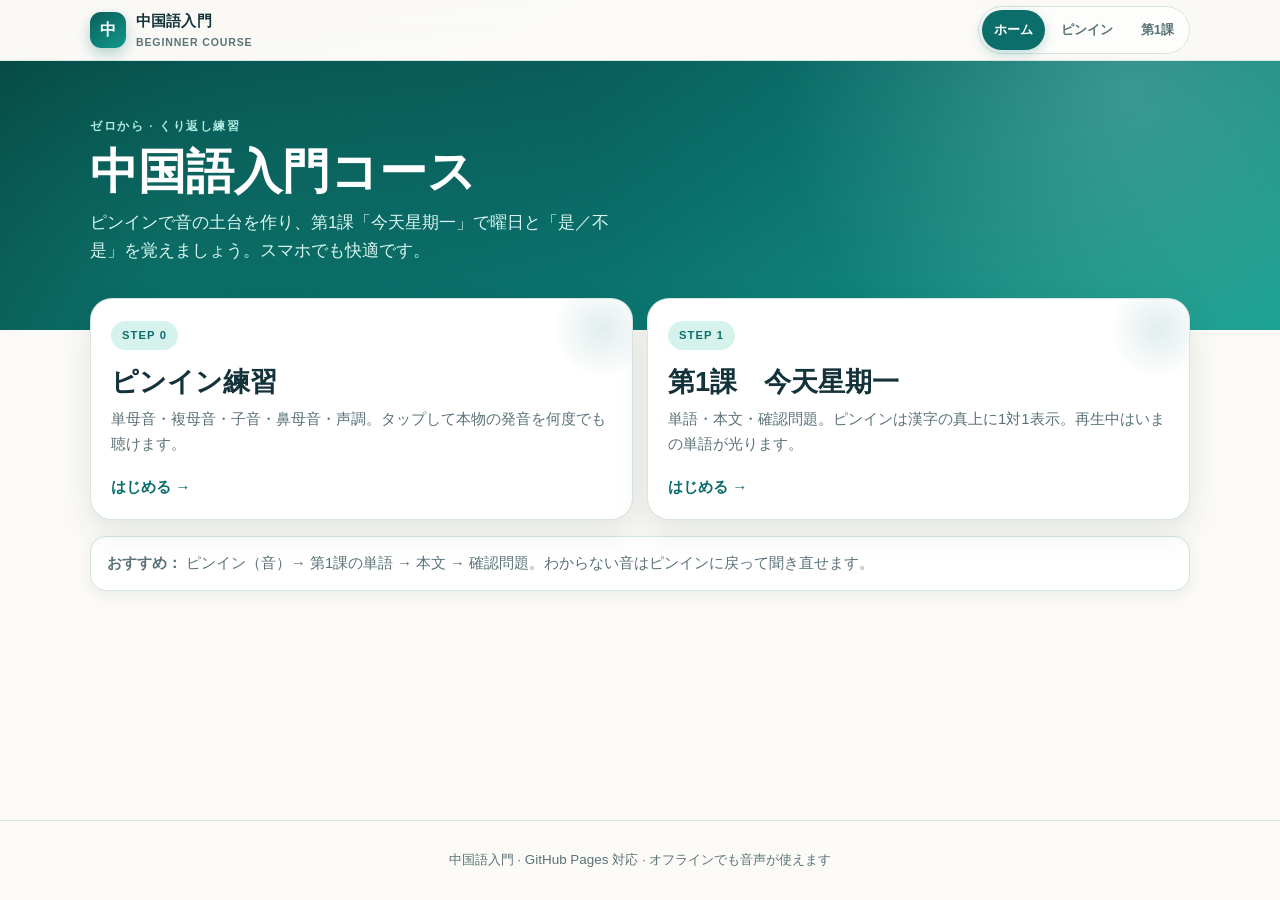
<file: index.html>
<!doctype html>
<html lang="ja">
<head>
  <meta charset="UTF-8">
  <meta name="viewport" content="width=device-width, initial-scale=1, viewport-fit=cover">
  <meta name="theme-color" content="#0b6e6a">
  <meta name="apple-mobile-web-app-capable" content="yes">
  <meta name="description" content="中国語入門 — ピンイン練習と第1課《今天星期一》をくり返し学べるサイト">
  <title>中国語入門｜ピンイン & 第1課</title>
  <link rel="stylesheet" href="shared/site.css">
  <link rel="icon" href="data:image/svg+xml,%3Csvg xmlns='http://www.w3.org/2000/svg' viewBox='0 0 64 64'%3E%3Crect width='64' height='64' rx='14' fill='%230b6e6a'/%3E%3Ctext x='32' y='44' text-anchor='middle' font-size='28' fill='white' font-family='sans-serif'%3E中%3C/text%3E%3C/svg%3E">
</head>
<body>
  <header class="site-header">
    <div class="site-header__inner">
      <a class="site-brand" href="./index.html">
        <span class="site-brand__mark">中</span>
        <span class="site-brand__text">中国語入門<small>BEGINNER COURSE</small></span>
      </a>
      <nav class="site-nav" aria-label="メインメニュー">
        <a class="is-active" href="./index.html">ホーム</a>
        <a href="./pinyin/pinyin.html">ピンイン</a>
        <a href="./lesson1/index.html">第1課</a>
      </nav>
    </div>
  </header>

  <section class="hub-hero">
    <div class="wrap">
      <p class="eyebrow">ゼロから · くり返し練習</p>
      <h1>中国語入門コース</h1>
      <p>ピンインで音の土台を作り、第1課「今天星期一」で曜日と「是／不是」を覚えましょう。スマホでも快適です。</p>
    </div>
  </section>

  <main class="hub-main">
    <div class="hub-grid">
      <a class="hub-card" href="./pinyin/pinyin.html">
        <span class="hub-card__badge">STEP 0</span>
        <h2>ピンイン練習</h2>
        <p>単母音・複母音・子音・鼻母音・声調。タップして本物の発音を何度でも聴けます。</p>
        <span class="hub-card__cta">はじめる →</span>
      </a>
      <a class="hub-card" href="./lesson1/index.html">
        <span class="hub-card__badge">STEP 1</span>
        <h2>第1課　今天星期一</h2>
        <p>単語・本文・確認問題。ピンインは漢字の真上に1対1表示。再生中はいまの単語が光ります。</p>
        <span class="hub-card__cta">はじめる →</span>
      </a>
    </div>
    <div class="hub-note">
      <strong>おすすめ：</strong> ピンイン（音）→ 第1課の単語 → 本文 → 確認問題。わからない音はピンインに戻って聞き直せます。
    </div>
  </main>

  <footer class="site-footer">
    中国語入門 · GitHub Pages 対応 · オフラインでも音声が使えます
  </footer>
</body>
</html>
</file>
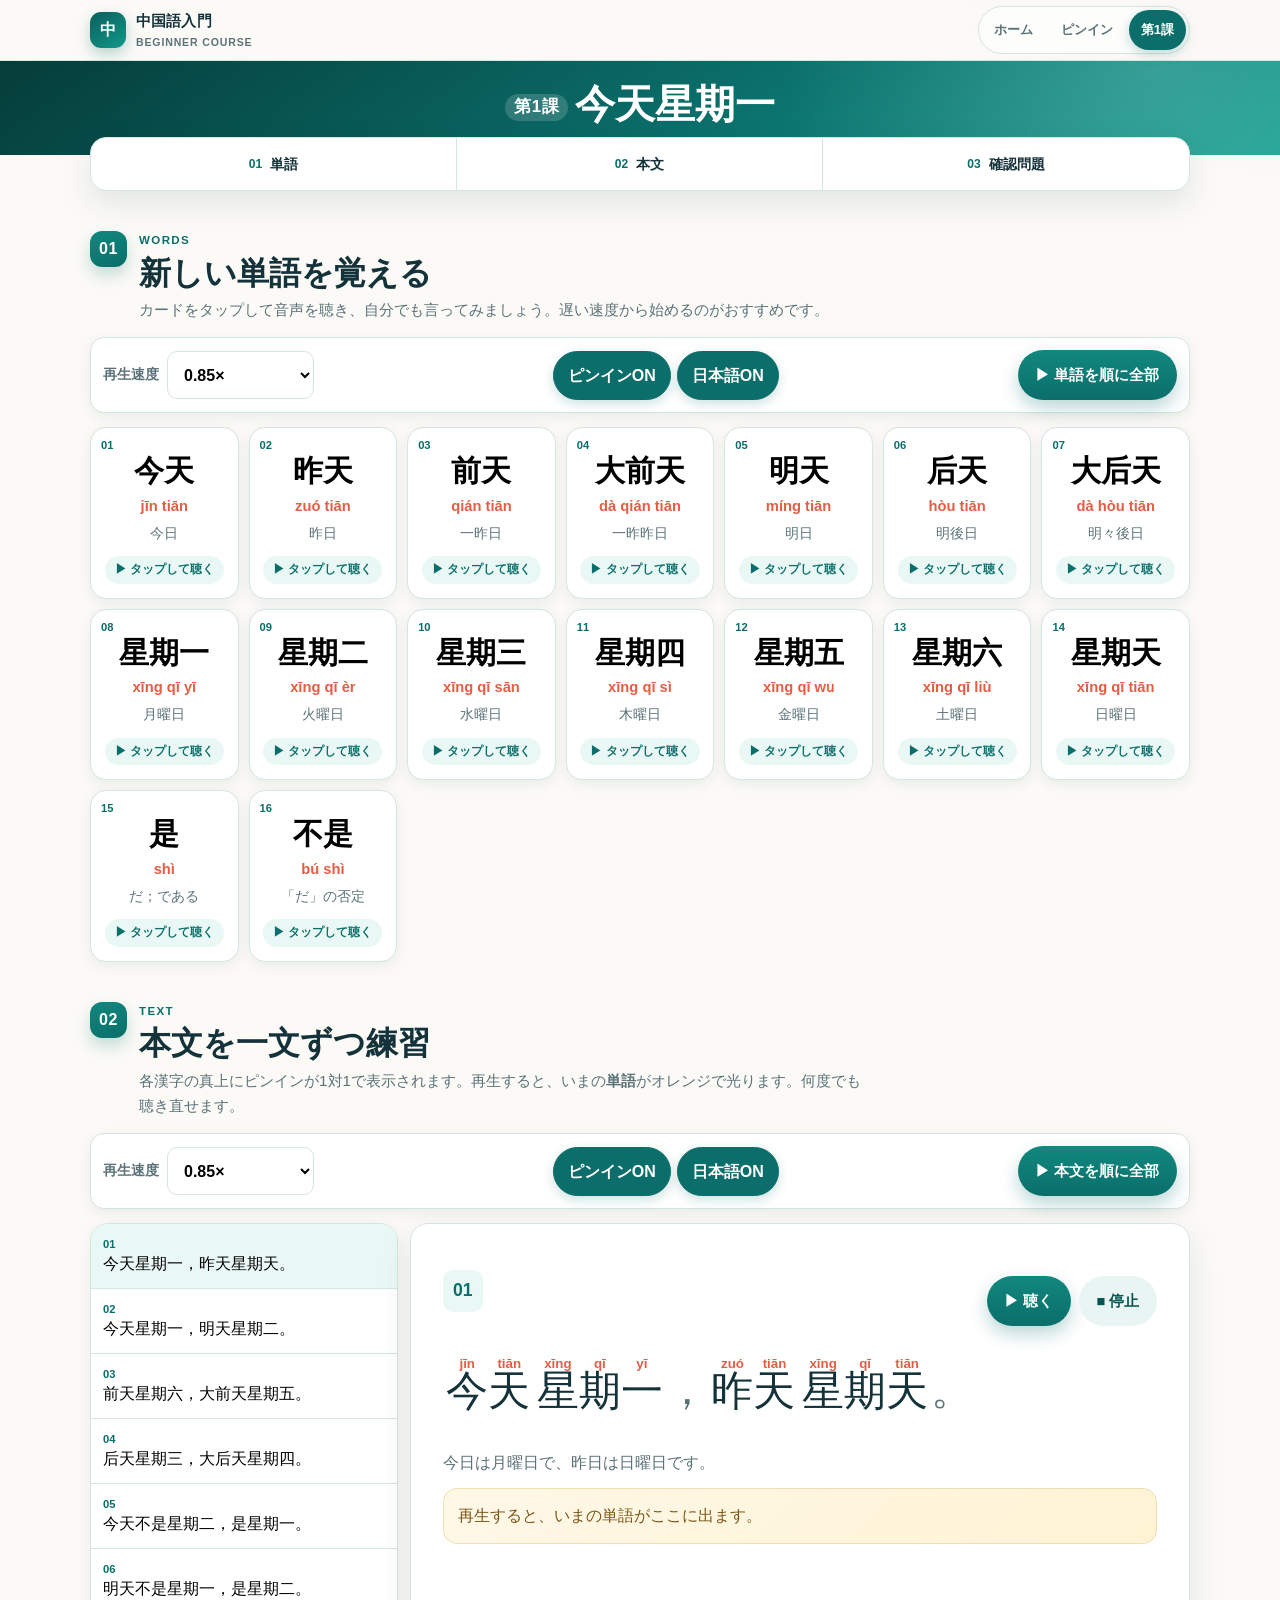
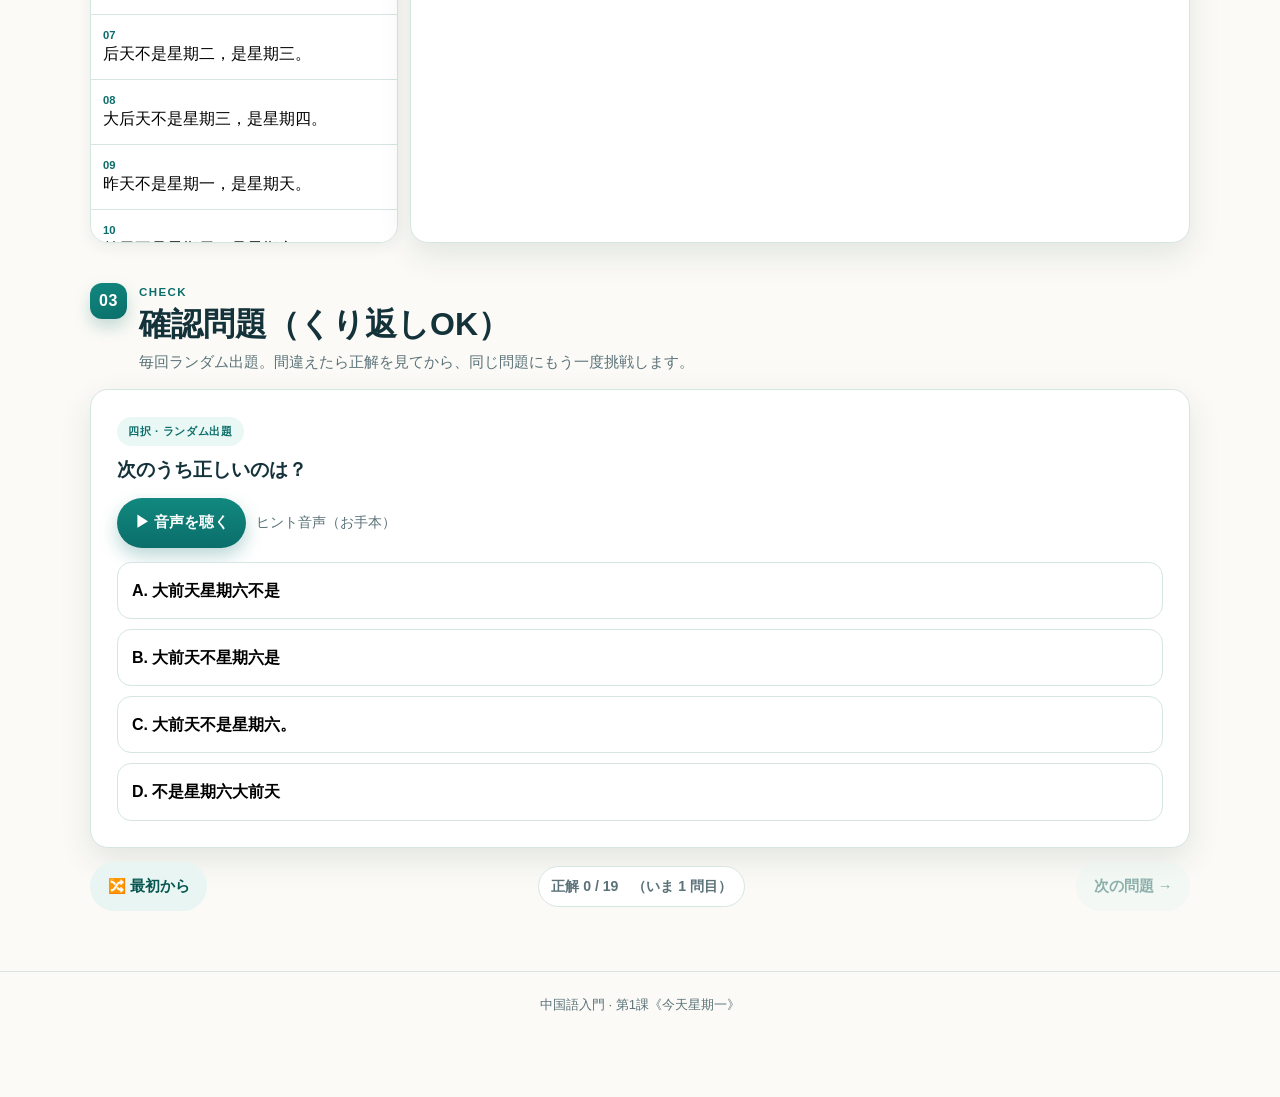
<file: lesson1/index.html>
<!doctype html>
<html lang="ja">
<head>
  <meta charset="UTF-8">
  <meta name="viewport" content="width=device-width, initial-scale=1, viewport-fit=cover">
  <meta name="theme-color" content="#0b6e6a">
  <meta name="description" content="中国語入門① 第1課「今天星期一」発音・単語・本文練習。ゼロから学べる日本語対応サイト。">
  <title>第1課 今天星期一｜中国語入門①</title>
    <link rel="stylesheet" href="../shared/site.css">
  <link rel="stylesheet" href="styles.css">
  <meta name="apple-mobile-web-app-capable" content="yes">
  <meta name="mobile-web-app-capable" content="yes">
  <script src="vendor/pinyin-pro.js" defer></script>
  <script src="data.js" defer></script>
  <script src="app.js" defer></script>
</head>
<body class="page-lesson">
  <header class="site-header">
    <div class="site-header__inner">
      <a class="site-brand" href="../index.html">
        <span class="site-brand__mark">中</span>
        <span class="site-brand__text">中国語入門<small>BEGINNER COURSE</small></span>
      </a>
      <nav class="site-nav" aria-label="メインメニュー">
        <a href="../index.html">ホーム</a>
        <a href="../pinyin/pinyin.html">ピンイン</a>
        <a class="is-active" href="./index.html">第1課</a>
      </nav>
    </div>
  </header>

  <a class="skip-link" href="#main">本文へスキップ</a>

  <header class="hero hero--compact">
    <div class="wrap hero__inner">
      <h1><span class="hero__no">第1課</span>今天星期一</h1>
      <span id="status-text" class="sr-only" aria-live="polite">準備OK</span>
    </div>
  </header>

  <nav class="step-nav wrap" aria-label="学習ステップ">
    <a href="#words"><b>01</b>単語</a>
    <a href="#sentences"><b>02</b>本文</a>
    <a href="#quiz"><b>03</b>確認問題</a>
  </nav>

  <main id="main" class="wrap">
    <!-- 01 単語 -->
    <section id="words" class="section">
      <header class="section__head">
        <span class="badge">01</span>
        <div>
          <p class="kicker">WORDS</p>
          <h2>新しい単語を覚える</h2>
          <p class="lead">カードをタップして音声を聴き、自分でも言ってみましょう。遅い速度から始めるのがおすすめです。</p>
        </div>
      </header>

      <div class="toolbar">
        <label>再生速度
          <select id="speed-words">
            <option value="0.7">0.7× ゆっくり</option>
            <option value="0.85" selected>0.85×</option>
            <option value="1">1.0×</option>
            <option value="1.15">1.15×</option>
          </select>
        </label>
        <div class="toggle-group" role="group" aria-label="表示切替">
          <button type="button" class="is-on" data-toggle="py" data-target="words">ピンインON</button>
          <button type="button" class="is-on" data-toggle="ja" data-target="words">日本語ON</button>
        </div>
        <button class="btn btn--teal" id="btn-play-all-words" type="button">▶ 単語を順に全部</button>
      </div>

      <div class="word-grid" id="word-grid"></div>
    </section>

    <!-- 02 本文 -->
    <section id="sentences" class="section">
      <header class="section__head">
        <span class="badge">02</span>
        <div>
          <p class="kicker">TEXT</p>
          <h2>本文を一文ずつ練習</h2>
          <p class="lead">各漢字の真上にピンインが1対1で表示されます。再生すると、いまの<strong>単語</strong>がオレンジで光ります。何度でも聴き直せます。</p>
        </div>
      </header>

      <div class="toolbar">
        <label>再生速度
          <select id="speed-sents">
            <option value="0.7">0.7× ゆっくり</option>
            <option value="0.85" selected>0.85×</option>
            <option value="1">1.0×</option>
            <option value="1.15">1.15×</option>
          </select>
        </label>
        <div class="toggle-group" role="group" aria-label="表示切替">
          <button type="button" class="is-on" data-toggle="py" data-target="sents">ピンインON</button>
          <button type="button" class="is-on" data-toggle="ja" data-target="sents">日本語ON</button>
        </div>
        <button class="btn btn--teal" id="btn-play-all-sents" type="button">▶ 本文を順に全部</button>
      </div>

      <div class="sentence-layout">
        <aside class="sent-list" id="sent-list" aria-label="本文一覧"></aside>
        <article class="sent-stage" id="sent-stage">
          <div class="stage-top">
            <span id="sent-no">01</span>
            <div class="stage-actions stage-actions--sticky">
              <button class="btn btn--teal" id="btn-sent-play" type="button">▶ 聴く</button>
              <button class="btn btn--soft" id="btn-sent-stop" type="button">■ 停止</button>
            </div>
          </div>
          <p class="sent-py" id="sent-py"></p>
          <div class="sent-zh" id="sent-zh" lang="zh-CN"></div>
          <p class="sent-ja" id="sent-ja"></p>
          <div class="now-word" id="now-word" aria-live="polite">再生すると、いまの単語がここに出ます。</div>
        </article>
      </div>
    </section>

    <!-- 03 確認問題 -->
    <section id="quiz" class="section">
      <header class="section__head">
        <span class="badge">03</span>
        <div>
          <p class="kicker">CHECK</p>
          <h2>確認問題（くり返しOK）</h2>
          <p class="lead">毎回ランダム出題。間違えたら正解を見てから、同じ問題にもう一度挑戦します。</p>
        </div>
      </header>
      <div class="quiz-card" id="quiz-card"></div>
      <div class="quiz-nav">
        <button class="btn btn--soft" id="btn-quiz-prev" type="button">🔀 最初から</button>
        <span id="quiz-pos">正解 0 / 0</span>
        <button class="btn btn--soft" id="btn-quiz-next" type="button">次の問題 →</button>
      </div>
    </section>
  </main>

  <footer class="site-footer">中国語入門 · 第1課《今天星期一》</footer>

  <nav class="mobile-dock" aria-label="スマホ用クイックナビ">
    <div class="mobile-dock__inner">
      <a href="#words" data-dock="words"><span class="ico">字</span><span>単語</span></a>
      <a href="#sentences" data-dock="sentences"><span class="ico">文</span><span>本文</span></a>
      <a href="#quiz" data-dock="quiz"><span class="ico">✓</span><span>確認</span></a>
      <a href="../index.html"><span class="ico">⌂</span><span>ホーム</span></a>
    </div>
  </nav>

  <audio id="player" preload="metadata" playsinline></audio>
</body>
</html>
</file>
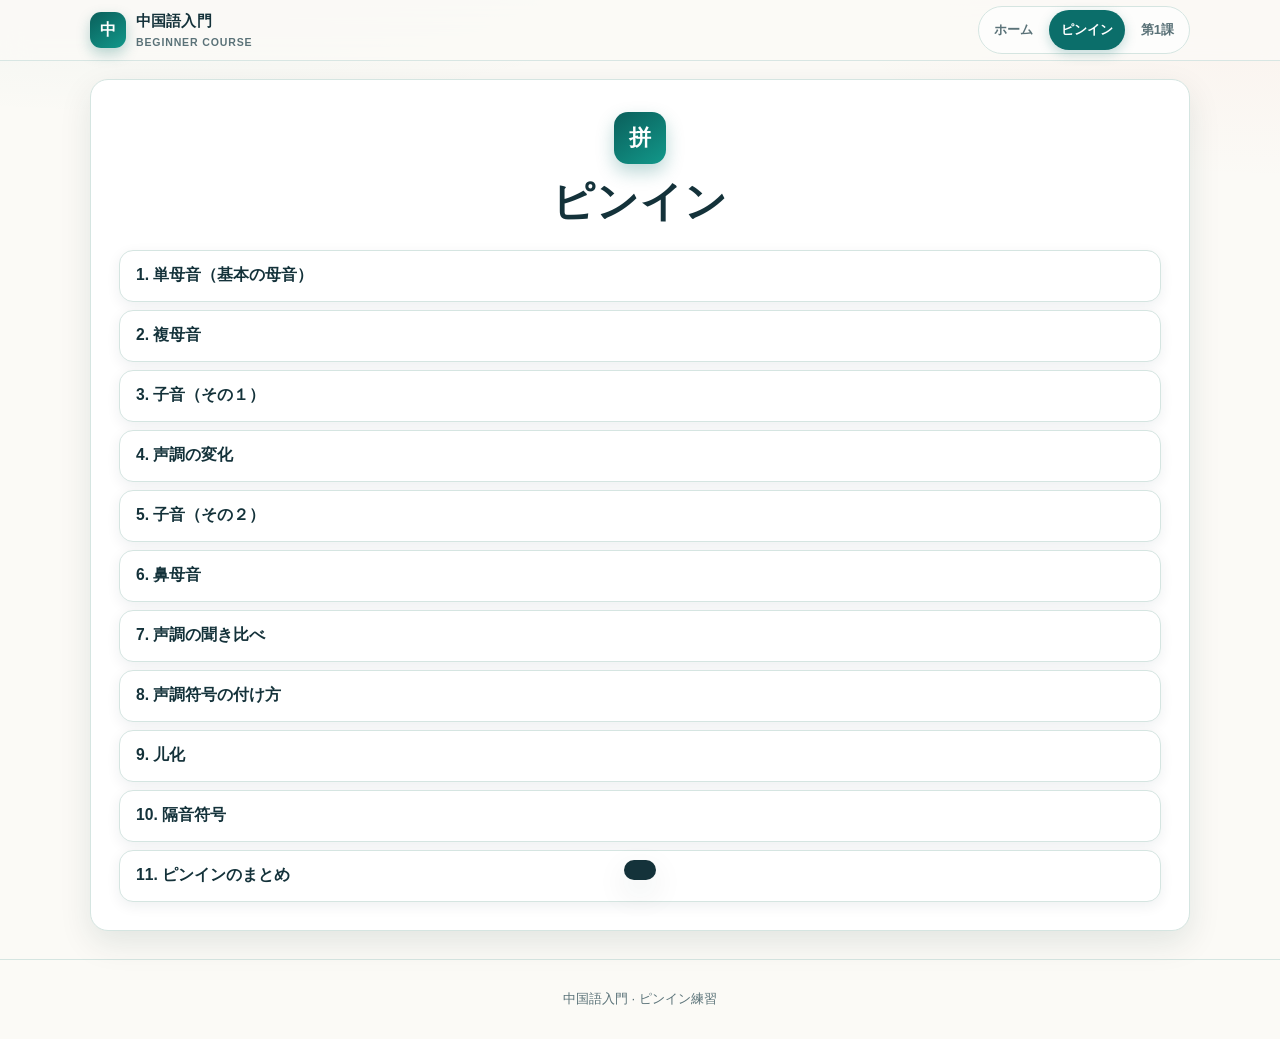
<file: pinyin/pinyin.html>
<!DOCTYPE html>
<html lang="ja">
<head>
  <meta charset="UTF-8">
  <meta name="viewport" content="width=device-width, initial-scale=1.0, viewport-fit=cover">
  <meta name="theme-color" content="#0b6e6a">
  <meta name="description" content="中国語ピンイン練習 — 単母音・複母音・子音・鼻母音・声調（真人録音）">
  <title>ピンイン練習｜中国語入門</title>
  <link rel="icon" href="data:image/svg+xml,%3Csvg xmlns='http://www.w3.org/2000/svg' viewBox='0 0 64 64'%3E%3Crect width='64' height='64' rx='14' fill='%230b6e6a'/%3E%3Ctext x='32' y='46' text-anchor='middle' font-size='34' fill='white' font-family='serif'%3E拼%3C/text%3E%3C/svg%3E">
  <link rel="stylesheet" href="../shared/site.css">
  <link rel="stylesheet" href="pinyin.css">
</head>
<body class="page-pinyin">

  <header class="site-header">
    <div class="site-header__inner">
      <a class="site-brand" href="../index.html">
        <span class="site-brand__mark">中</span>
        <span class="site-brand__text">中国語入門<small>BEGINNER COURSE</small></span>
      </a>
      <nav class="site-nav" aria-label="メインメニュー">
        <a href="../index.html">ホーム</a>
        <a class="is-active" href="./pinyin.html">ピンイン</a>
        <a href="../lesson1/index.html">第1課</a>
      </nav>
    </div>
  </header>

  <a class="sr-only" href="#home">メインコンテンツへ</a>
  <div class="content">
    <!-- ホーム -->
    <div id="home" class="page active" role="region" aria-label="ホーム">
      <div class="card card-home">
        <div class="home-head">
          <div class="seal" aria-hidden="true">拼</div>
          <h1>ピンイン</h1>
        </div>
        <button type="button" class="nav-btn" data-goto="section1">1. 単母音（基本の母音）</button>
        <button type="button" class="nav-btn" data-goto="section2">2. 複母音</button>
        <button type="button" class="nav-btn" data-goto="section3">3. 子音（その１）</button>
        <button type="button" class="nav-btn" data-goto="section4">4. 声調の変化</button>
        <button type="button" class="nav-btn" data-goto="section5">5. 子音（その２）</button>
        <button type="button" class="nav-btn" data-goto="section6">6. 鼻母音</button>
        <button type="button" class="nav-btn" data-goto="section7">7. 声調の聞き比べ</button>
        <button type="button" class="nav-btn" data-goto="section8">8. 声調符号の付け方</button>
        <button type="button" class="nav-btn" data-goto="section9">9. 儿化</button>
        <button type="button" class="nav-btn" data-goto="section10">10. 隔音符号</button>
        <button type="button" class="nav-btn" data-goto="section11">11. ピンインのまとめ</button>
      </div>
    </div>

    <!-- Section 1 -->
    <div id="section1" class="page" role="region" aria-label="単母音" hidden>
      <button type="button" class="back" data-goto="home">← 戻る</button>
      <div class="card">
        <h2>1. 単母音（基本の母音）</h2>
        <p>
          a：日本語の「あ」に似ていますが、口を大きく開けて発音します。<br>
          o：口を丸くして、後ろで発音します。<br>
          e：舌の根元を少し後ろに引いて発音します。<br>
          i：日本語の「い」に似ています。<br>
          u：日本語の「う」と似ていますが、唇を丸くして前に出して発音します。<br>
          ü：まず「u」の口形を作り、その状態で「i」と発音します。
        </p>
        <p class="explanation">説明: 母音は中国語発音の基本です。口の開き具合や舌の位置を意識して、ゆっくり正確に練習してください。</p>
        <div class="pinyin-list">
          <span class="pinyin" data-sound="a">a</span>
          <span class="pinyin" data-sound="o">o</span>
          <span class="pinyin" data-sound="e">e</span>
          <span class="pinyin" data-sound="i">i</span>
          <span class="pinyin" data-sound="u">u</span>
          <span class="pinyin" data-sound="v" title="ü">ü</span>
        </div>
        <div class="quiz-section" data-quiz-unit="section1">
          <h3>発音練習クイズ</h3>
          <p class="quiz-instructions">再生を押して音声を聴き、正しいピンインを選んでください。</p>
          <div class="quiz-toolbar">
            <button type="button" class="play-quiz-btn" data-quiz-play>▶ 再生</button>
            <span class="quiz-score" data-quiz-score aria-live="polite"></span>
          </div>
          <div class="quiz-options" data-quiz-options></div>
          <p class="quiz-result" data-quiz-result aria-live="polite"></p>
        </div>
      </div>
    </div>

    <!-- Section 2 -->
    <div id="section2" class="page" role="region" aria-label="複母音" hidden>
      <button type="button" class="back" data-goto="home">← 戻る</button>
      <div class="card">
        <h2>2. 複母音（二つ以上の母音の組み合わせ）</h2>
        <p>
          ai, ei, ao, ou, ia（ya）、ie（ye）、ua（wa）、uo（wo）、<br>
          üe（yue）、iao（yao）、iou（you）、uai（wai）、uei（wei）、er
        </p>
        <p class="explanation">説明: 複母音は複数の母音が連続して発音されます。各母音の切り替えに注意し、滑らかに発音できるよう練習してください。</p>
        <div class="pinyin-list">
          <span class="pinyin" data-sound="ai">ai</span>
          <span class="pinyin" data-sound="ei">ei</span>
          <span class="pinyin" data-sound="ao">ao</span>
          <span class="pinyin" data-sound="ou">ou</span>
          <span class="pinyin" data-sound="ia">ia</span>
          <span class="pinyin" data-sound="ie">ie</span>
          <span class="pinyin" data-sound="ua">ua</span>
          <span class="pinyin" data-sound="uo">uo</span>
          <span class="pinyin" data-sound="ve" title="üe">üe</span>
          <span class="pinyin" data-sound="iao">iao</span>
          <span class="pinyin" data-sound="iou">iou</span>
          <span class="pinyin" data-sound="uai">uai</span>
          <span class="pinyin" data-sound="uei">uei</span>
          <span class="pinyin" data-sound="er">er</span>
        </div>
        <div class="quiz-section" data-quiz-unit="section2">
          <h3>発音練習クイズ</h3>
          <p class="quiz-instructions">再生を押して音声を聴き、正しいピンインを選んでください。</p>
          <div class="quiz-toolbar">
            <button type="button" class="play-quiz-btn" data-quiz-play>▶ 再生</button>
            <span class="quiz-score" data-quiz-score aria-live="polite"></span>
          </div>
          <div class="quiz-options" data-quiz-options></div>
          <p class="quiz-result" data-quiz-result aria-live="polite"></p>
        </div>
      </div>
    </div>

    <!-- Section 3 -->
    <div id="section3" class="page" role="region" aria-label="子音その1" hidden>
      <button type="button" class="back" data-goto="home">← 戻る</button>
      <div class="card">
        <h2>3. 子音（その１）</h2>
        <p>b(o), p(o), m(o), f(o), d(e), t(e), n(e), l(e), g(e), k(e), h(o)</p>
        <p class="explanation">説明: 基本の子音は発音の土台です。正しい口の形と発声方法を確認しながら練習してください。</p>
        <div class="pinyin-list">
          <span class="pinyin" data-sound="b">b</span>
          <span class="pinyin" data-sound="p">p</span>
          <span class="pinyin" data-sound="m">m</span>
          <span class="pinyin" data-sound="f">f</span>
          <span class="pinyin" data-sound="d">d</span>
          <span class="pinyin" data-sound="t">t</span>
          <span class="pinyin" data-sound="n">n</span>
          <span class="pinyin" data-sound="l">l</span>
          <span class="pinyin" data-sound="g">g</span>
          <span class="pinyin" data-sound="k">k</span>
          <span class="pinyin" data-sound="h">h</span>
        </div>
        <div class="quiz-section" data-quiz-unit="section3">
          <h3>発音練習クイズ</h3>
          <p class="quiz-instructions">再生を押して音声を聴き、正しいピンインを選んでください。</p>
          <div class="quiz-toolbar">
            <button type="button" class="play-quiz-btn" data-quiz-play>▶ 再生</button>
            <span class="quiz-score" data-quiz-score aria-live="polite"></span>
          </div>
          <div class="quiz-options" data-quiz-options></div>
          <p class="quiz-result" data-quiz-result aria-live="polite"></p>
        </div>
      </div>
    </div>

    <!-- Section 4 -->
    <div id="section4" class="page" role="region" aria-label="声調の変化" hidden>
      <button type="button" class="back" data-goto="home">← 戻る</button>
      <div class="card">
        <h2>4. 声調の変化</h2>
        <p class="example-line">
          <strong>第三声の変調</strong><br>
          二つの第三声が連続すると、最初の音節は通常第二声に。<br>
          例：nǐ　hǎo → ní　hǎo<br>
          <button type="button" class="play-button" data-play="ni3hao3">原形 nǐ hǎo</button>
          <button type="button" class="play-button" data-play="ni2hao3">変調 ní hǎo</button>
        </p>
        <p class="example-line">
          <strong>「一」の変調</strong><br>
          数を数える場合：第一声を保つ。例：「一」（yī）
          <button type="button" class="play-button" data-play="yi">再生</button><br>
          「一」+第四声＝「yí」　例：「一半」（yí bàn）
          <button type="button" class="play-button" data-play="yiban">再生</button><br>
          「一」+第一〜三声＝「yì」　例：「一起」（yì qǐ）
          <button type="button" class="play-button" data-play="yiqi">再生</button>
        </p>
        <p class="example-line">
          <strong>「不」の変調</strong><br>
          「不」+第四声＝「bú」　例：「不是」（bú shì）
          <button type="button" class="play-button" data-play="bushi">再生</button>
        </p>
        <p class="explanation">説明: 連続する声調の変化や、「一」「不」の変調は中国語発音の重要ルールです。しっかり理解し、反復練習しましょう。</p>
      </div>
    </div>

    <!-- Section 5 -->
    <div id="section5" class="page" role="region" aria-label="子音その2" hidden>
      <button type="button" class="back" data-goto="home">← 戻る</button>
      <div class="card">
        <h2>5. 子音（その２）</h2>
        <p>j(i), q(i), x(i), z(i), c(i), s(i), zh(i), ch(i), sh(i), r(i)</p>
        <p class="explanation">説明: 子音の細かい発音に慣れるため、口の形と舌の位置をしっかり意識して、丁寧に練習してください。</p>
        <div class="pinyin-list">
          <span class="pinyin" data-sound="j">j</span>
          <span class="pinyin" data-sound="q">q</span>
          <span class="pinyin" data-sound="x">x</span>
          <span class="pinyin" data-sound="z">z</span>
          <span class="pinyin" data-sound="c">c</span>
          <span class="pinyin" data-sound="s">s</span>
          <span class="pinyin" data-sound="zh">zh</span>
          <span class="pinyin" data-sound="ch">ch</span>
          <span class="pinyin" data-sound="sh">sh</span>
          <span class="pinyin" data-sound="r">r</span>
        </div>
        <div class="quiz-section" data-quiz-unit="section5">
          <h3>発音練習クイズ</h3>
          <p class="quiz-instructions">再生を押して音声を聴き、正しいピンインを選んでください。</p>
          <div class="quiz-toolbar">
            <button type="button" class="play-quiz-btn" data-quiz-play>▶ 再生</button>
            <span class="quiz-score" data-quiz-score aria-live="polite"></span>
          </div>
          <div class="quiz-options" data-quiz-options></div>
          <p class="quiz-result" data-quiz-result aria-live="polite"></p>
        </div>
      </div>
    </div>

    <!-- Section 6 -->
    <div id="section6" class="page" role="region" aria-label="鼻母音" hidden>
      <button type="button" class="back" data-goto="home">← 戻る</button>
      <div class="card">
        <h2>6. 鼻母音（鼻にかかる音）</h2>
        <p>
          前鼻母音（-n 終わり）：an, en, ian, in, uan（wan）、uen（wen）、üan（yuan）、ün（yun）<br>
          後鼻母音（-ng 終わり）：ang, eng, ing, ong, uang（wang）、ueng（weng）、iang, iong（yong）
        </p>
        <p class="explanation">説明: 鼻母音は鼻腔を通る発音です。鼻にかかる感覚をしっかりつかみ、正確な発音を目指して練習してください。</p>
        <div class="pinyin-list">
          <span class="pinyin" data-sound="an">an</span>
          <span class="pinyin" data-sound="en">en</span>
          <span class="pinyin" data-sound="ian">ian</span>
          <span class="pinyin" data-sound="in">in</span>
          <span class="pinyin" data-sound="uan">uan</span>
          <span class="pinyin" data-sound="uen">uen</span>
          <span class="pinyin" data-sound="van" title="üan">üan</span>
          <span class="pinyin" data-sound="vn" title="ün">ün</span>
          <span class="pinyin" data-sound="ang">ang</span>
          <span class="pinyin" data-sound="eng">eng</span>
          <span class="pinyin" data-sound="ing">ing</span>
          <span class="pinyin" data-sound="ong">ong</span>
          <span class="pinyin" data-sound="uang">uang</span>
          <span class="pinyin" data-sound="ueng">ueng</span>
          <span class="pinyin" data-sound="iang">iang</span>
          <span class="pinyin" data-sound="iong">iong</span>
        </div>
        <div class="quiz-section" data-quiz-unit="section6">
          <h3>発音練習クイズ</h3>
          <p class="quiz-instructions">再生を押して音声を聴き、正しいピンインを選んでください。</p>
          <div class="quiz-toolbar">
            <button type="button" class="play-quiz-btn" data-quiz-play>▶ 再生</button>
            <span class="quiz-score" data-quiz-score aria-live="polite"></span>
          </div>
          <div class="quiz-options" data-quiz-options></div>
          <p class="quiz-result" data-quiz-result aria-live="polite"></p>
        </div>
      </div>
    </div>

    <!-- Section 7: 声調聞き比べ（旧版の重複を解消し、録音を活用） -->
    <div id="section7" class="page" role="region" aria-label="声調の聞き比べ" hidden>
      <button type="button" class="back" data-goto="home">← 戻る</button>
      <div class="card">
        <h2>7. 声調の聞き比べ</h2>
        <p class="explanation">同じ「ma」でも声調で意味が変わります。録音を聞き比べて耳を鍛えましょう。</p>

        <h3>四声（mā má mǎ mà）</h3>
        <div class="pinyin-list">
          <span class="pinyin" data-sound="ma1" data-label="mā">mā 1</span>
          <span class="pinyin" data-sound="ma2" data-label="má">má 2</span>
          <span class="pinyin" data-sound="ma3" data-label="mǎ">mǎ 3</span>
          <span class="pinyin" data-sound="ma4" data-label="mà">mà 4</span>
        </div>
        <p class="example-line">
          まとめて聴く：
          <button type="button" class="play-button" data-play="ma1234">1234 順</button>
          <button type="button" class="play-button" data-play="ma1432">1432 順</button>
          <button type="button" class="play-button" data-play="ma2143">2143 順</button>
        </p>

        <h3>第三声の連続</h3>
        <p class="example-line">
          <button type="button" class="play-button" data-play="ni3hao3">nǐ hǎo（表記）</button>
          <button type="button" class="play-button" data-play="ni2hao3">ní hǎo（実際）</button>
        </p>

        <h3>よく似た声調ペア</h3>
        <p class="example-line">
          <button type="button" class="play-button" data-play="haoda34-laoda34">好大 / 老大</button>
          <button type="button" class="play-button" data-play="huida22-huida43">回答 / 会大？</button>
          <button type="button" class="play-button" data-play="meili34-meili44">美丽 / 魅力</button>
        </p>

        <div class="quiz-section" data-quiz-unit="section7">
          <h3>声調クイズ</h3>
          <p class="quiz-instructions">再生を押して、聞こえた声調（mā / má / mǎ / mà）を選んでください。</p>
          <div class="quiz-toolbar">
            <button type="button" class="play-quiz-btn" data-quiz-play>▶ 再生</button>
            <span class="quiz-score" data-quiz-score aria-live="polite"></span>
          </div>
          <div class="quiz-options" data-quiz-options></div>
          <p class="quiz-result" data-quiz-result aria-live="polite"></p>
        </div>
      </div>
    </div>

    <!-- Section 8 -->
    <div id="section8" class="page" role="region" aria-label="声調符号" hidden>
      <button type="button" class="back" data-goto="home">← 戻る</button>
      <div class="card">
        <h2>8. 声調符号の付け方</h2>
        <p>
          下記の順で母音の上に声調符号を付ける。<br>
          a ⇒ o ⇒ e ⇒ i ⇒ u ⇒ ü<br>
          例：dǎn shòu<br>
          特例：ui と iu は後ろの母音に付ける。例：liù huì<br>
          軽声：付ける必要なし
        </p>
        <p class="explanation">説明: 発音と文字の対応を理解するため、符号の付け方をしっかり確認してください。</p>
      </div>
    </div>

    <!-- Section 9 -->
    <div id="section9" class="page" role="region" aria-label="儿化" hidden>
      <button type="button" class="back" data-goto="home">← 戻る</button>
      <div class="card">
        <h2>9. 儿化</h2>
        <p class="example-line">
          “儿化”とは、単語の末尾に「儿」を付けて発音する現象で、北京方言でよく見られる。<br>
          例：花儿（huār）→ 花
          <button type="button" class="play-button" data-play="huar">再生</button><br>
          例：门儿（ménr）→ 門
          <button type="button" class="play-button" data-play="menr">再生</button>
        </p>
        <p class="explanation">説明: 末尾の「儿」を付ける際のリズムと発音を意識して練習してください。</p>
      </div>
    </div>

    <!-- Section 10 -->
    <div id="section10" class="page" role="region" aria-label="隔音符号" hidden>
      <button type="button" class="back" data-goto="home">← 戻る</button>
      <div class="card">
        <h2>10. 隔音符号（区切り記号）</h2>
        <p class="example-line">
          “a”、“o”、“e”で始まる音節の前に他の音節が来る場合、隔音符号（'）を入れて二つの音節を明確に分ける。<br>
          例：xī'ān（西安）
          <button type="button" class="play-button" data-play="xi,an">再生</button><br>
          と xiān（先）
          <button type="button" class="play-button" data-play="xian">再生</button>
        </p>
        <p class="explanation">説明: 正しい区切りを把握することで、発音の流れが理解しやすくなります。</p>
      </div>
    </div>

    <!-- Section 11 -->
    <div id="section11" class="page" role="region" aria-label="まとめ" hidden>
      <button type="button" class="back" data-goto="home">← 戻る</button>
      <div class="card">
        <h2>11. ピンインのまとめ</h2>
        <p class="explanation">これまで学んだピンインをカテゴリ別にまとめました。タップで発音を確認できます。</p>
        <table id="pinyinSummaryTable">
          <tbody id="pinyinSummaryBody"></tbody>
        </table>
      </div>
    </div>
  </div>

  <div id="toast" class="toast" role="status" aria-live="polite"></div>



  <script>
(function () {
  'use strict';

  /* ---------- データ ---------- */
  // file: 音声ファイル名（拡張子なし） / label: 表示・クイズ用
  const unitQuizData = {
    section1: [
      { file: 'a', label: 'a' }, { file: 'o', label: 'o' }, { file: 'e', label: 'e' },
      { file: 'i', label: 'i' }, { file: 'u', label: 'u' }, { file: 'v', label: 'ü' }
    ],
    section2: [
      { file: 'ai', label: 'ai' }, { file: 'ei', label: 'ei' }, { file: 'ao', label: 'ao' },
      { file: 'ou', label: 'ou' }, { file: 'ia', label: 'ia' }, { file: 'ie', label: 'ie' },
      { file: 'ua', label: 'ua' }, { file: 'uo', label: 'uo' }, { file: 've', label: 'üe' },
      { file: 'iao', label: 'iao' }, { file: 'iou', label: 'iou' }, { file: 'uai', label: 'uai' },
      { file: 'uei', label: 'uei' }, { file: 'er', label: 'er' }
    ],
    section3: [
      { file: 'b', label: 'b' }, { file: 'p', label: 'p' }, { file: 'm', label: 'm' },
      { file: 'f', label: 'f' }, { file: 'd', label: 'd' }, { file: 't', label: 't' },
      { file: 'n', label: 'n' }, { file: 'l', label: 'l' }, { file: 'g', label: 'g' },
      { file: 'k', label: 'k' }, { file: 'h', label: 'h' }
    ],
    section5: [
      { file: 'j', label: 'j' }, { file: 'q', label: 'q' }, { file: 'x', label: 'x' },
      { file: 'z', label: 'z' }, { file: 'c', label: 'c' }, { file: 's', label: 's' },
      { file: 'zh', label: 'zh' }, { file: 'ch', label: 'ch' }, { file: 'sh', label: 'sh' },
      { file: 'r', label: 'r' }
    ],
    section6: [
      { file: 'an', label: 'an' }, { file: 'en', label: 'en' }, { file: 'ian', label: 'ian' },
      { file: 'in', label: 'in' }, { file: 'uan', label: 'uan' }, { file: 'uen', label: 'uen' },
      { file: 'van', label: 'üan' }, { file: 'vn', label: 'ün' }, { file: 'ang', label: 'ang' },
      { file: 'eng', label: 'eng' }, { file: 'ing', label: 'ing' }, { file: 'ong', label: 'ong' },
      { file: 'uang', label: 'uang' }, { file: 'ueng', label: 'ueng' }, { file: 'iang', label: 'iang' },
      { file: 'iong', label: 'iong' }
    ],
    section7: [
      { file: 'ma1', label: 'mā' }, { file: 'ma2', label: 'má' },
      { file: 'ma3', label: 'mǎ' }, { file: 'ma4', label: 'mà' }
    ]
  };

  const summaryCategories = {
    '単母音': ['section1'],
    '複母音': ['section2'],
    '子音': ['section3', 'section5'],
    '鼻母音': ['section6'],
    '声調': ['section7']
  };

  /* ---------- 状態 ---------- */
  let currentSectionId = 'home';
  let currentAudio = null;
  let currentPlayingEl = null;
  let currentQuiz = null; // { file, label }
  let quizLocked = false;
  const quizStats = {}; // unitId -> { right, total }

  const toastEl = document.getElementById('toast');
  let toastTimer = null;

  function toast(msg) {
    if (!toastEl) return;
    toastEl.textContent = msg;
    toastEl.classList.add('show');
    clearTimeout(toastTimer);
    toastTimer = setTimeout(function () { toastEl.classList.remove('show'); }, 2200);
  }

  function prefersReducedMotion() {
    return window.matchMedia && window.matchMedia('(prefers-reduced-motion: reduce)').matches;
  }

  /* ---------- 音声（単一 Audio・クロスブラウザ） ---------- */
  function getAudio() {
    if (!currentAudio) {
      currentAudio = new Audio();
      currentAudio.preload = 'auto';
    }
    return currentAudio;
  }

  function clearPlayingUI() {
    if (currentPlayingEl) {
      currentPlayingEl.classList.remove('is-playing');
      currentPlayingEl = null;
    }
    document.querySelectorAll('.is-playing').forEach(function (el) {
      el.classList.remove('is-playing');
    });
  }

  function stopAudio() {
    var a = currentAudio;
    if (!a) return;
    try {
      a.onended = null;
      a.onerror = null;
      a.pause();
      a.currentTime = 0;
    } catch (e) {}
    clearPlayingUI();
  }

  /** ファイル名 → sound/xxx.mp3（カンマ等を安全にエンコード） */
  function soundUrl(fileBase) {
    // encodeURI はスラッシュを残し、カンマ等をエンコード
    return 'sound/' + encodeURI(fileBase) + '.mp3';
  }

  /**
   * 再生
   * @param {string} fileBase 拡張子なし
   * @param {Element|null} uiEl 再生中スタイルを付ける要素
   * @returns {Promise<boolean>}
   */
  function playSoundFile(fileBase, uiEl) {
    if (!fileBase) return Promise.resolve(false);

    // 同じ要素をもう一度押したら停止（既存仕様）
    if (
      uiEl &&
      currentPlayingEl === uiEl &&
      currentAudio &&
      !currentAudio.paused &&
      !currentAudio.ended
    ) {
      stopAudio();
      return Promise.resolve(true);
    }

    stopAudio();
    var a = getAudio();
    var url = soundUrl(fileBase);

    return new Promise(function (resolve) {
      var settled = false;
      function done(ok) {
        if (settled) return;
        settled = true;
        resolve(!!ok);
      }

      a.src = url;
      if (uiEl) {
        uiEl.classList.remove('is-error');
        uiEl.classList.add('is-playing');
        currentPlayingEl = uiEl;
      }

      a.onended = function () {
        clearPlayingUI();
        done(true);
      };
      a.onerror = function () {
        clearPlayingUI();
        if (uiEl) uiEl.classList.add('is-error');
        toast('音声を再生できません（' + fileBase + '）');
        done(false);
      };

      var p = a.play();
      if (p && typeof p.then === 'function') {
        p.then(function () { /* playing */ }).catch(function (err) {
          clearPlayingUI();
          // 自動再生ブロックなど
          toast('再生がブロックされました。もう一度タップしてください');
          done(false);
        });
      }
    });
  }

  /* 互換 API: 旧 onclick="playSound('x')" 用にも使える */
  window.playSound = function (filename, el) {
    return playSoundFile(filename, el || null);
  };

  /* ---------- リップル ---------- */
  function addRipple(el) {
    if (!el || el.getAttribute('data-ripple') === '1') return;
    if (prefersReducedMotion()) return;
    el.setAttribute('data-ripple', '1');
    el.addEventListener('pointerdown', function (e) {
      if (e.button != null && e.button !== 0) return;
      var rect = el.getBoundingClientRect();
      var d = Math.max(rect.width, rect.height);
      var r = document.createElement('span');
      r.className = 'ripple';
      r.style.width = r.style.height = d + 'px';
      var x = (e.clientX != null ? e.clientX : rect.left + rect.width / 2);
      var y = (e.clientY != null ? e.clientY : rect.top + rect.height / 2);
      r.style.left = (x - rect.left - d / 2) + 'px';
      r.style.top = (y - rect.top - d / 2) + 'px';
      el.appendChild(r);
      r.addEventListener('animationend', function () {
        if (r.parentNode) r.parentNode.removeChild(r);
      });
      // animationend が来ない環境向け
      setTimeout(function () {
        if (r.parentNode) r.parentNode.removeChild(r);
      }, 700);
    }, { passive: true });
  }

  /* ---------- ページ切替 ---------- */
  function showSection(sectionId) {
    if (!sectionId) sectionId = 'home';
    var pages = document.querySelectorAll('.page');
    for (var i = 0; i < pages.length; i++) {
      var page = pages[i];
      var on = page.id === sectionId;
      page.classList.remove('active', 'animate-in');
      page.hidden = !on;
      if (on) {
        page.classList.add('active');
        // 再アニメ
        void page.offsetWidth;
        page.classList.add('animate-in');
      }
    }
    currentSectionId = sectionId;
    stopAudio();
    quizLocked = false;

    if (sectionId === 'section11') generateSummaryTable();

    try {
      window.scrollTo({ top: 0, behavior: prefersReducedMotion() ? 'auto' : 'smooth' });
    } catch (e) {
      window.scrollTo(0, 0);
    }

    // ハッシュ（共有・戻るボタン）
    try {
      var hash = sectionId === 'home' ? '' : '#' + sectionId;
      if (history.replaceState) {
        history.replaceState(null, '', hash || location.pathname + location.search);
      } else if (!hash) {
        location.hash = '';
      } else {
        location.hash = sectionId;
      }
    } catch (e) {}
  }

  function backHome() {
    showSection('home');
  }
  window.showSection = showSection;
  window.backHome = backHome;

  /* ---------- ピンインボタン ---------- */
  function attachPinyinClickListener(elem) {
    if (!elem || elem.getAttribute('data-bound') === '1') return;
    elem.setAttribute('data-bound', '1');
    elem.setAttribute('role', 'button');
    if (!elem.hasAttribute('tabindex')) elem.setAttribute('tabindex', '0');

    var label = elem.getAttribute('data-label') || elem.textContent.trim();
    var sound = elem.getAttribute('data-sound');
    if (sound && !elem.getAttribute('aria-label')) {
      elem.setAttribute('aria-label', label + ' を再生');
    }

    function play() {
      var soundName = elem.getAttribute('data-sound');
      if (!soundName) return;
      playSoundFile(soundName, elem);
    }

    elem.addEventListener('click', play);
    elem.addEventListener('keydown', function (e) {
      if (e.key === 'Enter' || e.key === ' ') {
        e.preventDefault();
        play();
      }
    });
    addRipple(elem);
  }

  document.querySelectorAll('.pinyin').forEach(attachPinyinClickListener);

  /* ナビ・戻る・再生ボタン（委譲） */
  document.addEventListener('click', function (e) {
    var gotoBtn = e.target.closest('[data-goto]');
    if (gotoBtn) {
      e.preventDefault();
      showSection(gotoBtn.getAttribute('data-goto'));
      return;
    }
    var playBtn = e.target.closest('[data-play]');
    if (playBtn) {
      e.preventDefault();
      playSoundFile(playBtn.getAttribute('data-play'), playBtn);
      return;
    }
    var quizPlay = e.target.closest('[data-quiz-play]');
    if (quizPlay) {
      e.preventDefault();
      var section = quizPlay.closest('.page');
      var quiz = quizPlay.closest('.quiz-section');
      if (section && quiz) startQuiz(section.id, quiz, false);
    }
  });

  document.querySelectorAll('.nav-btn, .back, .play-button, .play-quiz-btn').forEach(addRipple);

  /* ---------- クイズ ---------- */
  function shuffle(arr) {
    var a = arr.slice();
    for (var i = a.length - 1; i > 0; i--) {
      var j = Math.floor(Math.random() * (i + 1));
      var t = a[i]; a[i] = a[j]; a[j] = t;
    }
    return a;
  }

  function updateQuizScore(unitId, quizRoot) {
    var s = quizStats[unitId] || { right: 0, total: 0 };
    var el = quizRoot.querySelector('[data-quiz-score]');
    if (el) {
      el.textContent = s.total ? ('正解 ' + s.right + ' / ' + s.total) : '';
    }
  }

  function startQuiz(sectionId, quizRoot, keepQuestion) {
    var data = unitQuizData[sectionId];
    if (!data || !data.length || !quizRoot) return;

    quizLocked = false;
    if (!quizStats[sectionId]) quizStats[sectionId] = { right: 0, total: 0 };

    var instructions = quizRoot.querySelector('.quiz-instructions');
    if (instructions) instructions.style.display = 'none';

    var optionsDiv = quizRoot.querySelector('[data-quiz-options]');
    var resultP = quizRoot.querySelector('[data-quiz-result]');
    var playBtn = quizRoot.querySelector('[data-quiz-play]');
    if (!optionsDiv || !resultP) return;

    resultP.textContent = '';
    resultP.classList.remove('pop');

    if (!keepQuestion || !currentQuiz) {
      currentQuiz = data[Math.floor(Math.random() * data.length)];
    }

    // 選択肢（最大4、データが少ない場合はその数）
    var optCount = Math.min(4, data.length);
    var options = [currentQuiz];
    var guard = 0;
    while (options.length < optCount && guard < 80) {
      guard++;
      var opt = data[Math.floor(Math.random() * data.length)];
      var exists = options.some(function (o) { return o.file === opt.file; });
      if (!exists) options.push(opt);
    }
    options = shuffle(options);

    optionsDiv.innerHTML = '';
    options.forEach(function (option) {
      var btn = document.createElement('button');
      btn.type = 'button';
      btn.textContent = option.label;
      btn.setAttribute('data-file', option.file);
      addRipple(btn);
      btn.addEventListener('click', function () {
        if (quizLocked || !currentQuiz) return;
        quizLocked = true;
        quizStats[sectionId].total++;

        var buttons = optionsDiv.querySelectorAll('button');
        for (var i = 0; i < buttons.length; i++) {
          buttons[i].disabled = true;
          if (buttons[i].getAttribute('data-file') === currentQuiz.file) {
            buttons[i].classList.add('is-correct');
          }
        }

        if (option.file === currentQuiz.file) {
          quizStats[sectionId].right++;
          btn.classList.add('is-correct');
          var encouragements = ['素晴らしい！', 'その調子！', 'よくできました！', 'お見事です！'];
          resultP.textContent = encouragements[Math.floor(Math.random() * encouragements.length)];
          resultP.classList.add('pop');
          updateQuizScore(sectionId, quizRoot);
          setTimeout(function () { startQuiz(sectionId, quizRoot, false); }, 1600);
        } else {
          btn.classList.add('is-wrong');
          resultP.textContent = '残念、正解は「' + currentQuiz.label + '」です。もう一度聴いてみましょう。';
          resultP.classList.add('pop');
          updateQuizScore(sectionId, quizRoot);
          // 同じ問題を維持して再生し直せる
          setTimeout(function () {
            quizLocked = false;
            for (var j = 0; j < buttons.length; j++) {
              buttons[j].disabled = false;
              buttons[j].classList.remove('is-wrong', 'is-correct');
            }
            playSoundFile(currentQuiz.file, playBtn);
          }, 1400);
        }
      });
      optionsDiv.appendChild(btn);
    });

    updateQuizScore(sectionId, quizRoot);
    playSoundFile(currentQuiz.file, playBtn);
  }

  // 旧 API 互換
  window.startQuiz = function (keepQuestion) {
    var section = document.getElementById(currentSectionId);
    if (!section) return;
    var quiz = section.querySelector('.quiz-section');
    if (quiz) startQuiz(currentSectionId, quiz, !!keepQuestion);
  };

  /* ---------- まとめ表 ---------- */
  function generateSummaryTable() {
    var body = document.getElementById('pinyinSummaryBody');
    if (!body) return;
    var columns = 5;
    var html = '';
    var catNames = Object.keys(summaryCategories);
    for (var c = 0; c < catNames.length; c++) {
      var category = catNames[c];
      var sections = summaryCategories[category];
      var combined = [];
      var seen = {};
      for (var s = 0; s < sections.length; s++) {
        var list = unitQuizData[sections[s]] || [];
        for (var k = 0; k < list.length; k++) {
          var item = list[k];
          if (!seen[item.file]) {
            seen[item.file] = true;
            combined.push(item);
          }
        }
      }
      html += '<tr class="category-header"><td colspan="' + columns + '">' + category + '</td></tr>';
      for (var i = 0; i < combined.length; i += columns) {
        html += '<tr>';
        for (var j = i; j < i + columns; j++) {
          if (combined[j]) {
            var it = combined[j];
            html += '<td><span class="pinyin" data-sound="' + it.file + '" data-label="' + it.label + '">' + it.label + '</span></td>';
          } else {
            html += '<td></td>';
          }
        }
        html += '</tr>';
      }
    }
    body.innerHTML = html;
    body.querySelectorAll('.pinyin').forEach(attachPinyinClickListener);
  }

  /* ---------- 初期化：ハッシュ / popstate ---------- */
  function sectionFromHash() {
    var h = (location.hash || '').replace(/^#/, '');
    if (h && document.getElementById(h)) return h;
    return 'home';
  }

  // 初期表示
  showSection(sectionFromHash());

  window.addEventListener('hashchange', function () {
    showSection(sectionFromHash());
  });

  // Escape でホームへ
  document.addEventListener('keydown', function (e) {
    if (e.key === 'Escape' && currentSectionId !== 'home') {
      showSection('home');
    }
  });
})();
  </script>
  <footer class="site-footer">中国語入門 · ピンイン練習</footer>
</body>
</html>
</file>
<file: shared/site.css>
/* 中国語入門コース — 共通デザイン（PC / スマホ） */
:root {
  --ink: #14323a;
  --muted: #5a7278;
  --teal: #0b6e6a;
  --teal-deep: #075550;
  --teal-soft: #d5f2ed;
  --mint: #eaf8f5;
  --cream: #fbfaf6;
  --line: #d5e5e1;
  --coral: #e45d45;
  --coral-soft: #ffe8e2;
  --gold: #e0a52a;
  --gold-soft: #fff3d0;
  --shadow: 0 12px 32px rgba(12, 48, 52, 0.1);
  --shadow-sm: 0 4px 14px rgba(12, 48, 52, 0.07);
  --radius: 18px;
  --radius-sm: 12px;
  --safe-t: env(safe-area-inset-top, 0px);
  --safe-b: env(safe-area-inset-bottom, 0px);
  --header-h: 56px;
  --dock-h: 64px;
  --font: -apple-system, BlinkMacSystemFont, "Segoe UI", "Hiragino Sans", "Noto Sans JP", "Noto Sans SC", sans-serif;
  --touch: 48px;
  --max: 1100px;
}

/* pinyin 旧変数マップ */
:root {
  --paper: var(--cream);
  --paper-dot: #e4efe9;
  --card: #ffffff;
  --card-2: var(--mint);
  --ink-soft: var(--muted);
  --stroke: #2a4a4a;
  --red: var(--teal);
  --red-deep: var(--teal-deep);
  --red-soft: var(--teal-soft);
  --gold-deep: #b9821a;
  --hl: #ffe487;
  --green: #2f9b6a;
  --green-deep: #217a52;
  --green-soft: #e6f6ee;
  --bad: var(--coral);
  --bad-soft: var(--coral-soft);
  --sh: var(--shadow-sm);
  --sh-lg: var(--shadow);
  --wob1: 16px;
  --wob2: 14px;
  --wob3: 12px;
  --hand: var(--font);
  --brush: var(--font);
  --pyf: var(--font);
  --ring: rgba(11, 110, 106, 0.28);
  --good: var(--green);
  --accent: var(--teal);
  --btn: var(--teal);
  --btnInk: #fff;
  --radiusSm: var(--radius-sm);
  --shadow2: var(--shadow-sm);
  --cardBorder: var(--line);
  --bg1: var(--cream);
  --bg2: var(--mint);
  --font: -apple-system, BlinkMacSystemFont, "Segoe UI", "Hiragino Sans", "Noto Sans JP", "Noto Sans SC", sans-serif;
}

*, *::before, *::after { box-sizing: border-box; }

html {
  scroll-behavior: smooth;
  -webkit-text-size-adjust: 100%;
  scroll-padding-top: calc(var(--header-h) + 12px + var(--safe-t));
}

body {
  margin: 0;
  font-family: var(--font);
  color: var(--ink);
  background:
    radial-gradient(1200px 400px at 10% -10%, rgba(11, 110, 106, 0.07), transparent 55%),
    radial-gradient(900px 360px at 100% 0%, rgba(228, 93, 69, 0.05), transparent 50%),
    var(--cream);
  line-height: 1.7;
  min-height: 100vh;
  min-height: 100dvh;
  display: flex;
  flex-direction: column;
  -webkit-font-smoothing: antialiased;
}

button, a, input, select {
  -webkit-tap-highlight-color: transparent;
  touch-action: manipulation;
}

/* —— 共通ヘッダー —— */
.site-header {
  position: sticky;
  top: 0;
  z-index: 200;
  background: rgba(251, 250, 246, 0.88);
  backdrop-filter: saturate(1.2) blur(14px);
  -webkit-backdrop-filter: saturate(1.2) blur(14px);
  border-bottom: 1px solid rgba(213, 229, 225, 0.9);
  padding-top: var(--safe-t);
}
.site-header__inner {
  width: min(var(--max), calc(100% - 24px));
  margin: 0 auto;
  display: flex;
  align-items: center;
  gap: 10px;
  min-height: var(--header-h);
  padding: 6px 0;
  flex-wrap: nowrap;
}
.site-brand {
  display: inline-flex;
  align-items: center;
  gap: 10px;
  text-decoration: none;
  color: var(--ink);
  font-weight: 800;
  margin-right: auto;
  min-width: 0;
}
.site-brand__mark {
  width: 36px;
  height: 36px;
  flex: 0 0 auto;
  border-radius: 11px;
  display: grid;
  place-items: center;
  background: linear-gradient(145deg, #0a5f5b, #12988a);
  color: #fff;
  font-size: 1rem;
  font-weight: 700;
  box-shadow: 0 6px 14px rgba(11, 110, 106, 0.28);
}
.site-brand__text {
  font-size: 0.92rem;
  letter-spacing: 0.01em;
  white-space: nowrap;
  overflow: hidden;
  text-overflow: ellipsis;
}
.site-brand__text small {
  display: block;
  font-size: 0.66rem;
  font-weight: 700;
  color: var(--muted);
  letter-spacing: 0.08em;
}
.site-nav {
  display: flex;
  gap: 4px;
  flex: 0 0 auto;
  background: rgba(255, 255, 255, 0.7);
  border: 1px solid var(--line);
  border-radius: 999px;
  padding: 3px;
}
.site-nav a {
  text-decoration: none;
  color: var(--muted);
  font-weight: 800;
  font-size: 0.82rem;
  padding: 8px 12px;
  border-radius: 999px;
  min-height: 40px;
  display: inline-flex;
  align-items: center;
  justify-content: center;
  transition: 0.15s background, 0.15s color, 0.15s transform;
}
.site-nav a:active { transform: scale(0.97); }
.site-nav a:hover { background: var(--mint); color: var(--teal-deep); }
.site-nav a.is-active {
  background: var(--teal);
  color: #fff;
  box-shadow: 0 4px 12px rgba(11, 110, 106, 0.25);
}

.site-footer {
  margin-top: auto;
  padding: 28px 16px calc(28px + var(--safe-b));
  border-top: 1px solid var(--line);
  text-align: center;
  color: var(--muted);
  font-size: 0.84rem;
}

/* —— ホーム —— */
.hub-hero {
  color: #fff;
  background:
    radial-gradient(circle at 88% 10%, rgba(255,255,255,0.18), transparent 30%),
    radial-gradient(circle at 12% 80%, rgba(18, 152, 138, 0.35), transparent 40%),
    linear-gradient(145deg, #053d3a 0%, #0b6e6a 52%, #16a090 100%);
  padding: clamp(36px, 6vw, 56px) 0 clamp(48px, 7vw, 64px);
}
.hub-hero .wrap {
  width: min(var(--max), calc(100% - 28px));
  margin: 0 auto;
}
.hub-hero .eyebrow {
  margin: 0;
  letter-spacing: 0.14em;
  text-transform: uppercase;
  font-size: 0.72rem;
  font-weight: 800;
  color: #b9f3ea;
}
.hub-hero h1 {
  margin: 0.4rem 0 0.5rem;
  font-family: var(--font);
  font-size: clamp(1.85rem, 6.5vw, 3rem);
  line-height: 1.2;
  font-weight: 800;
}
.hub-hero p {
  margin: 0;
  color: #e5fffa;
  max-width: 34rem;
  font-size: clamp(0.95rem, 2.8vw, 1.05rem);
  opacity: 0.95;
}

.hub-main {
  width: min(var(--max), calc(100% - 28px));
  margin: -32px auto 40px;
  position: relative;
  z-index: 1;
}
.hub-grid {
  display: grid;
  grid-template-columns: repeat(2, 1fr);
  gap: 14px;
}
.hub-card {
  display: flex;
  flex-direction: column;
  text-decoration: none;
  color: inherit;
  background: #fff;
  border: 1px solid rgba(213, 229, 225, 0.95);
  border-radius: 22px;
  padding: 22px 20px 20px;
  box-shadow: var(--shadow);
  transition: transform 0.18s ease, box-shadow 0.18s ease;
  min-height: 190px;
  position: relative;
  overflow: hidden;
}
.hub-card::after {
  content: "";
  position: absolute;
  right: -20px;
  top: -20px;
  width: 100px;
  height: 100px;
  border-radius: 50%;
  background: radial-gradient(circle, rgba(11,110,106,0.12), transparent 70%);
  pointer-events: none;
}
.hub-card:hover {
  transform: translateY(-4px);
  box-shadow: 0 18px 40px rgba(12, 48, 52, 0.14);
}
.hub-card:active { transform: translateY(-1px) scale(0.995); }
.hub-card__badge {
  display: inline-flex;
  align-self: flex-start;
  font-size: 0.7rem;
  font-weight: 900;
  letter-spacing: 0.1em;
  color: var(--teal);
  background: var(--teal-soft);
  border-radius: 999px;
  padding: 5px 11px;
}
.hub-card h2 {
  margin: 14px 0 8px;
  font-family: var(--font);
  font-size: clamp(1.3rem, 3.5vw, 1.7rem);
  color: var(--ink);
  line-height: 1.3;
}
.hub-card p {
  margin: 0;
  color: var(--muted);
  font-size: 0.93rem;
  flex: 1;
}
.hub-card__cta {
  margin-top: 16px;
  display: inline-flex;
  align-items: center;
  gap: 6px;
  font-weight: 800;
  color: var(--teal);
  font-size: 0.95rem;
}
.hub-note {
  margin-top: 16px;
  background: #fff;
  border: 1px solid var(--line);
  border-radius: 16px;
  padding: 14px 16px;
  color: var(--muted);
  font-size: 0.92rem;
  box-shadow: var(--shadow-sm);
  line-height: 1.65;
}

/* pinyin content width */
.content { max-width: var(--max) !important; }

@media (max-width: 720px) {
  .hub-grid { grid-template-columns: 1fr; }
  .site-brand__text small { display: none; }
  .site-nav a {
    padding: 8px 10px;
    font-size: 0.78rem;
    min-width: 0;
  }
  .hub-main { margin-bottom: 28px; }
  .hub-card { min-height: 0; }
}

@media (max-width: 380px) {
  .site-nav a { padding: 8px 8px; font-size: 0.74rem; }
  .site-brand__text { font-size: 0.82rem; }
}

@media (prefers-reduced-motion: reduce) {
  html { scroll-behavior: auto; }
  .hub-card, .site-nav a { transition: none; }
}
</file>
<file: lesson1/styles.css>
/* 第1課 — 画面デザイン（スマホ優先） */
:root {
  --ink: #14323a;
  --muted: #5a7278;
  --teal: #0b6e6a;
  --teal-deep: #075550;
  --mint: #eaf8f5;
  --cream: #fbfaf6;
  --line: #d5e5e1;
  --coral: #e45d45;
  --shadow: 0 12px 32px rgba(12, 48, 52, 0.1);
  --shadow-sm: 0 4px 14px rgba(12, 48, 52, 0.07);
  --radius: 18px;
  --safe-b: env(safe-area-inset-bottom, 0px);
  --safe-t: env(safe-area-inset-top, 0px);
  --font: -apple-system, BlinkMacSystemFont, "Segoe UI", "Hiragino Sans", "Noto Sans JP", "Noto Sans SC", sans-serif;
  --touch: 48px;
  --dock-h: calc(62px + var(--safe-b));
  --header-offset: 72px;
}

*, *::before, *::after { box-sizing: border-box; }
html {
  scroll-behavior: smooth;
  -webkit-text-size-adjust: 100%;
  scroll-padding-top: calc(var(--header-offset) + 8px);
  scroll-padding-bottom: calc(var(--dock-h) + 12px);
}
body {
  margin: 0;
  font-family: var(--font);
  color: var(--ink);
  background:
    radial-gradient(1200px 400px at 10% -10%, rgba(11, 110, 106, 0.07), transparent 55%),
    radial-gradient(900px 360px at 100% 0%, rgba(228, 93, 69, 0.05), transparent 50%),
    var(--cream);
  line-height: 1.7;
  min-height: 100vh;
  min-height: 100dvh;
  display: flex;
  flex-direction: column;
  padding-bottom: var(--dock-h);
}
button, a, input, select { -webkit-tap-highlight-color: transparent; touch-action: manipulation; }
img, button, input, select { max-width: 100%; }
button, select, input { font: inherit; }

.skip-link {
  position: absolute; left: 12px; top: -48px; background: #fff; padding: 8px 12px; z-index: 30;
  border-radius: 8px;
}
.skip-link:focus { top: 12px; }
.wrap { width: min(1100px, calc(100% - 28px)); margin-inline: auto; }

/* Hero — 标题のみ */
.hero {
  color: #fff;
  background:
    radial-gradient(circle at 90% 0%, rgba(255,255,255,0.16), transparent 32%),
    linear-gradient(145deg, #053d3a 0%, #0b6e6a 55%, #16a090 100%);
  padding: 22px 0 28px;
}
.hero--compact { padding: 18px 0 26px; }
.hero__inner { display: grid; gap: 0; }
.hero h1 {
  margin: 0; font-family: var(--font);
  font-size: clamp(1.65rem, 6vw, 2.5rem); line-height: 1.25; font-weight: 800;
  text-align: center;
}
.hero__no {
  display: inline-block; margin-right: 0.4rem; padding: 0.18rem 0.55rem;
  border-radius: 999px; background: rgba(255,255,255,0.16); font-size: 0.42em;
  vertical-align: middle; letter-spacing: 0.04em;
}
.sr-only {
  position: absolute; width: 1px; height: 1px; padding: 0; margin: -1px;
  overflow: hidden; clip: rect(0,0,0,0); white-space: nowrap; border: 0;
}

/* Buttons */
.btn {
  display: inline-flex; align-items: center; justify-content: center; gap: 6px;
  border: 0; border-radius: 999px; padding: 0.78rem 1.1rem; font-weight: 800;
  cursor: pointer; text-decoration: none;
  transition: transform 0.12s, background 0.15s, box-shadow 0.15s, opacity 0.15s;
  min-height: var(--touch);
  font-size: 0.92rem;
}
.btn:hover { transform: translateY(-1px); }
.btn:active { transform: scale(0.98); }
.btn--light { background: #fff; color: var(--teal-deep); box-shadow: 0 6px 16px rgba(0,0,0,0.08); }
.btn--ghost { background: rgba(255,255,255,0.08); color: #fff; border: 1.5px solid rgba(255,255,255,0.4); }
.btn--teal { background: linear-gradient(180deg, #11887f, var(--teal)); color: #fff; box-shadow: 0 8px 18px rgba(11,110,106,0.28); }
.btn--soft { background: #e8f5f2; color: var(--teal-deep); }
.btn--outline { background: #fff; color: var(--teal-deep); border: 1.5px solid var(--line); }
.btn:disabled { opacity: 0.45; cursor: not-allowed; transform: none; box-shadow: none; }

/* Step nav (desktop/tablet) */
.step-nav {
  display: grid; grid-template-columns: repeat(3, 1fr);
  margin-top: -18px; position: relative; z-index: 2;
  background: #fff; border: 1px solid var(--line); border-radius: 16px; overflow: hidden;
  box-shadow: var(--shadow);
}
.step-nav a {
  padding: 14px 10px; text-decoration: none; display: flex; gap: 8px; align-items: center;
  justify-content: center; border-right: 1px solid var(--line); font-size: 0.9rem; font-weight: 800;
  color: var(--ink); min-height: 52px; transition: background 0.15s;
}
.step-nav a:last-child { border-right: 0; }
.step-nav a:active { background: var(--mint); }
.step-nav b { color: var(--teal); font-size: 0.75rem; }

/* Sections */
#main { flex: 1; padding-bottom: 24px; }
.section { padding-top: 40px; scroll-margin-top: calc(var(--header-offset) + 8px); }
.section__head { display: flex; gap: 12px; align-items: flex-start; margin-bottom: 14px; }
.badge {
  flex: 0 0 auto; background: linear-gradient(160deg, #11887f, var(--teal)); color: #fff; font-weight: 900;
  border-radius: 12px; padding: 10px 9px; line-height: 1; letter-spacing: 0.04em;
  box-shadow: 0 8px 16px rgba(11,110,106,0.22);
}
.kicker { margin: 0; color: var(--teal); font-size: 0.72rem; font-weight: 900; letter-spacing: 0.12em; }
.section__head h2 {
  margin: 0.1rem 0; font-family: var(--font);
  font-size: clamp(1.35rem, 4.2vw, 2rem); line-height: 1.25; font-weight: 800;
}
.lead { margin: 0.3rem 0 0; color: var(--muted); max-width: 46rem; font-size: 0.95rem; }

.toolbar {
  display: flex; flex-wrap: wrap; gap: 10px; align-items: center;
  justify-content: space-between; background: #fff; border: 1px solid var(--line);
  border-radius: 14px; padding: 12px; margin-bottom: 14px; box-shadow: var(--shadow-sm);
}
.toolbar label {
  color: var(--muted); font-size: 0.88rem; display: flex; gap: 8px; align-items: center; font-weight: 700;
}
.toolbar select {
  border: 1.5px solid var(--line); border-radius: 10px; padding: 10px 12px; background: #fff;
  min-height: var(--touch); font-size: 16px; /* iOS zoom防止 */
}
.toggle-group { display: flex; gap: 6px; flex-wrap: wrap; }
.toggle-group button {
  border: 1.5px solid #c5e0da; background: #fff; color: var(--muted);
  border-radius: 999px; padding: 10px 14px; cursor: pointer; font-weight: 800; min-height: 44px;
  transition: 0.12s background, 0.12s color, 0.12s transform;
}
.toggle-group button:active { transform: scale(0.97); }
.toggle-group button.is-on {
  background: var(--teal); color: #fff; border-color: var(--teal);
  box-shadow: 0 4px 12px rgba(11,110,106,0.2);
}

/* Words */
.word-grid {
  display: grid; grid-template-columns: repeat(auto-fill, minmax(148px, 1fr)); gap: 10px;
}
.word-card {
  position: relative;
  border: 1.5px solid var(--line); background: #fff; border-radius: 16px;
  padding: 16px 12px 14px; text-align: center; box-shadow: var(--shadow-sm);
  cursor: pointer; transition: transform 0.12s, box-shadow 0.15s, border-color 0.15s;
  min-height: 150px; display: flex; flex-direction: column; align-items: center; justify-content: center; gap: 3px;
}
.word-card:hover, .word-card:focus-visible {
  transform: translateY(-2px); border-color: #8fd0c5; box-shadow: var(--shadow); outline: none;
}
.word-card:active { transform: scale(0.98); }
.word-card.is-playing {
  border-color: #f0b35a;
  background: linear-gradient(180deg, #fff8e8, #fff);
  box-shadow: 0 0 0 3px rgba(228, 93, 69, 0.12), var(--shadow-sm);
}
.word-card .no {
  position: absolute; top: 8px; left: 10px; font-size: 0.7rem; font-weight: 900; color: var(--teal);
}
.word-card .zh {
  font-family: var(--font);
  font-size: clamp(1.5rem, 4.5vw, 1.85rem); line-height: 1.3; margin-top: 8px; font-weight: 700;
}
.word-card .py { color: var(--coral); font-weight: 800; font-size: 0.92rem; min-height: 1.25em; }
.word-card .ja { color: var(--muted); font-size: 0.86rem; min-height: 1.25em; }
.word-card .play-hint {
  margin-top: 8px; font-size: 0.72rem; color: var(--teal); font-weight: 800;
  background: var(--mint); border-radius: 999px; padding: 4px 10px;
}
.word-card.py-off .py, .word-card.ja-off .ja { visibility: hidden; }

/* Sentences */
.sentence-layout {
  display: grid; grid-template-columns: minmax(180px, 0.75fr) minmax(0, 1.9fr); gap: 12px;
}
.sent-list {
  border: 1.5px solid var(--line); background: #fff; border-radius: var(--radius);
  overflow: auto; max-height: min(70vh, 620px); box-shadow: var(--shadow-sm);
  -webkit-overflow-scrolling: touch;
}
.sent-list button {
  width: 100%; text-align: left; border: 0; border-bottom: 1px solid var(--line);
  background: #fff; padding: 13px 12px; cursor: pointer; font: inherit; line-height: 1.4;
  min-height: 52px; transition: background 0.12s;
}
.sent-list button:hover, .sent-list button.is-active { background: var(--mint); }
.sent-list button:active { background: #d8f0ea; }
.sent-list b { display: block; color: var(--teal); font-size: 0.7rem; }
.sent-stage {
  background: #fff; border: 1.5px solid var(--line); border-radius: var(--radius);
  padding: clamp(16px, 3.5vw, 32px); box-shadow: var(--shadow);
  scroll-margin-top: calc(var(--header-offset) + 8px);
}
.stage-top {
  display: flex; justify-content: space-between; gap: 10px; align-items: center; flex-wrap: wrap;
}
.stage-top > span {
  color: var(--teal); font-weight: 900; font-size: 1.1rem;
  background: var(--mint); border-radius: 10px; padding: 6px 10px;
}
.stage-actions { display: flex; flex-wrap: wrap; gap: 8px; }
.sent-py { display: none; }
.sent-zh {
  font-family: var(--font);
  font-size: clamp(1.65rem, 5.2vw, 2.6rem); line-height: 2.2; margin: 16px 0 10px;
  ruby-align: center;
}
.sent-zh .word {
  border: 0; background: none; font: inherit; color: inherit; padding: 0.06em 0.08em;
  border-radius: 8px; cursor: pointer; transition: 0.12s background, 0.12s transform, 0.12s color;
}
.sent-zh ruby { ruby-position: over; ruby-align: center; }
.sent-zh rt {
  font-family: var(--font); font-size: 0.32em; font-weight: 800; color: var(--coral);
  letter-spacing: 0; line-height: 1.1; user-select: none;
}
.sent-zh.pinyin-hidden rt,
.sent-stage.py-off .sent-zh rt { display: none; }
.sent-zh .word.is-spoken { color: #8aa0a4; opacity: 0.75; }
.sent-zh .word.is-spoken rt { color: #c4a39a; opacity: 0.85; }
.sent-zh .word.is-current {
  color: var(--coral); background: linear-gradient(180deg, #fff3d4, #ffe2a8);
  box-shadow: 0 0 0 3px rgba(228,93,69,0.16); transform: scale(1.05);
}
.sent-zh .word.is-current rt { color: var(--coral); font-weight: 900; }
.sent-zh .punct { color: var(--muted); }
.sent-ja { color: var(--muted); font-size: 1rem; margin: 0 0 12px; min-height: 1.5em; }
.sent-stage.ja-off .sent-ja { display: none; }
.now-word {
  min-height: 56px; background: linear-gradient(135deg, #fff8e7, #fff3d4);
  border: 1px solid #f0dfb0; border-radius: 14px; padding: 12px 14px;
  display: flex; flex-wrap: wrap; align-items: center; gap: 10px; color: #7a5618;
}
.now-word .label {
  font-size: 0.7rem; font-weight: 900; letter-spacing: 0.08em; text-transform: uppercase;
  background: #fff; color: var(--teal); border-radius: 999px; padding: 5px 10px;
  border: 1px solid #d7ebe6;
}
.now-word .zh {
  font-family: var(--font); font-size: clamp(1.3rem, 4vw, 1.8rem); color: var(--coral); font-weight: 800;
}
.now-word .py { font-weight: 800; color: #9a6b00; }

/* Quiz */
.quiz-card {
  background: #fff; border: 1.5px solid var(--line); border-radius: var(--radius);
  padding: clamp(16px, 4vw, 26px); box-shadow: var(--shadow);
}
.quiz-card h3 { margin: 0 0 14px; font-size: clamp(1.05rem, 3.4vw, 1.2rem); line-height: 1.45; font-weight: 800; }
.quiz-choices { display: grid; gap: 10px; }
.quiz-choices button {
  text-align: left; border: 1.5px solid var(--line); background: #fff; border-radius: 14px;
  padding: 14px 14px; cursor: pointer; font: inherit; min-height: var(--touch);
  transition: border-color 0.12s, background 0.12s, transform 0.1s;
  font-weight: 700;
}
.quiz-choices button:active { transform: scale(0.99); }
.quiz-choices button:hover { border-color: #8fd0c5; background: #f4fbf9; }
.quiz-choices button.is-correct { border-color: #1a9b72; background: #e8f8f1; }
.quiz-choices button.is-wrong { border-color: #d9684f; background: #ffefeb; }
.quiz-choices button:disabled { opacity: 1; }
.quiz-explain {
  margin-top: 14px; padding: 14px; border-radius: 14px; background: #f3f8f6; color: var(--muted);
  display: none; line-height: 1.65;
}
.quiz-explain.is-show { display: block; border: 1px solid var(--line); }
.quiz-explain strong { color: var(--ink); }
.quiz-nav {
  display: flex; justify-content: space-between; align-items: center; gap: 10px; margin-top: 14px;
  flex-wrap: wrap;
}
#quiz-pos {
  font-weight: 800; color: var(--muted); font-size: 0.88rem;
  background: #fff; border: 1px solid var(--line); border-radius: 999px; padding: 8px 12px;
}
.quiz-type-badge {
  display: inline-block; font-size: 0.7rem; font-weight: 900; letter-spacing: 0.06em;
  color: var(--teal); background: var(--mint); border-radius: 999px; padding: 5px 11px; margin-bottom: 10px;
}
.quiz-listen-row { display: flex; flex-wrap: wrap; gap: 10px; align-items: center; margin-bottom: 14px; }
.quiz-listen-hint { color: var(--muted); font-size: 0.86rem; }
.quiz-choices--tf { grid-template-columns: 1fr 1fr; }
.quiz-hint, .quiz-prompt-ja { color: var(--muted); margin: 0 0 10px; font-size: 0.94rem; }
.quiz-fill-row { display: flex; flex-wrap: wrap; gap: 10px; align-items: center; margin-top: 8px; }
.quiz-input {
  flex: 1; min-width: 160px; min-height: var(--touch); border: 1.5px solid var(--line); border-radius: 12px;
  padding: 12px 14px; font: inherit; background: #fff; font-size: 16px;
}
.quiz-input:focus { outline: 0; border-color: var(--teal); box-shadow: 0 0 0 3px rgba(11,110,106,0.15); }
.quiz-input.is-correct { border-color: #1a9b72; background: #e8f8f1; }
.quiz-input.is-wrong { border-color: #d9684f; background: #ffefeb; }
.quiz-order-built, .quiz-order-pool {
  min-height: 58px; display: flex; flex-wrap: wrap; gap: 8px; align-items: center;
  padding: 12px; border-radius: 14px; margin-bottom: 10px;
}
.quiz-order-built { background: #f4faf8; border: 1.5px dashed #9fd4cb; }
.quiz-order-pool { background: #fff; border: 1.5px solid var(--line); }
.quiz-placeholder { color: var(--muted); font-size: 0.9rem; }
.quiz-chip {
  border: 1.5px solid var(--line); background: #fff; border-radius: 999px; padding: 10px 14px;
  font: inherit; font-weight: 800; cursor: pointer; min-height: 44px; color: var(--ink);
  transition: transform 0.1s, background 0.12s;
}
.quiz-chip:active { transform: scale(0.97); }
.quiz-chip:hover { border-color: #8fd0c5; background: #f4fbf9; }
.quiz-chip.is-built { background: var(--teal); color: #fff; border-color: var(--teal); }
.quiz-match { display: grid; grid-template-columns: 1fr 1fr; gap: 12px; margin: 8px 0 10px; }
.quiz-match-col { display: grid; gap: 8px; }
.quiz-match-item {
  text-align: left; border: 1.5px solid var(--line); background: #fff; border-radius: 14px;
  padding: 14px; cursor: pointer; font: inherit; min-height: var(--touch); font-weight: 700;
}
.quiz-match-item:hover { border-color: #8fd0c5; background: #f4fbf9; }
.quiz-match-item.is-selected { border-color: var(--teal); box-shadow: 0 0 0 3px rgba(11,110,106,0.15); }
.quiz-match-item.is-linked { background: #eef8f5; border-color: #9fd4cb; }
.quiz-match-item.is-correct { border-color: #1a9b72; background: #e8f8f1; }
.quiz-match-item.is-wrong { border-color: #d9684f; background: #ffefeb; }
.quiz-match-status { margin: 0 0 8px; color: var(--muted); font-size: 0.9rem; }
.quiz-after { margin-top: 12px; display: flex; flex-wrap: wrap; gap: 8px; }
.quiz-after .btn { width: 100%; }

.site-footer {
  margin-top: 36px; padding: 22px 0 calc(18px + var(--safe-b));
  border-top: 1px solid var(--line); color: var(--muted); font-size: 0.82rem; text-align: center;
}

/* —— スマホ下部ドック —— */
.mobile-dock {
  display: none;
  position: fixed;
  left: 0; right: 0; bottom: 0;
  z-index: 180;
  background: rgba(255,255,255,0.94);
  backdrop-filter: blur(14px);
  -webkit-backdrop-filter: blur(14px);
  border-top: 1px solid var(--line);
  padding: 6px 8px calc(6px + var(--safe-b));
  box-shadow: 0 -8px 24px rgba(12, 48, 52, 0.08);
}
.mobile-dock__inner {
  display: grid;
  grid-template-columns: repeat(4, 1fr);
  gap: 4px;
  max-width: 520px;
  margin: 0 auto;
}
.mobile-dock a {
  display: flex;
  flex-direction: column;
  align-items: center;
  justify-content: center;
  gap: 2px;
  text-decoration: none;
  color: var(--muted);
  font-size: 0.68rem;
  font-weight: 800;
  min-height: 50px;
  border-radius: 12px;
  padding: 4px 2px;
  transition: background 0.12s, color 0.12s;
}
.mobile-dock a .ico {
  font-size: 1.05rem;
  line-height: 1;
}
.mobile-dock a.is-active,
.mobile-dock a:active {
  color: var(--teal);
  background: var(--mint);
}

/* sticky play bar on mobile for sentence stage */
.stage-actions--sticky {
  position: sticky;
  bottom: calc(var(--dock-h) + 8px);
  z-index: 5;
  background: linear-gradient(180deg, rgba(255,255,255,0), #fff 28%);
  padding-top: 12px;
  margin-top: 8px;
}

/* Responsive */
@media (max-width: 860px) {
  .sentence-layout { grid-template-columns: 1fr; }
  .sent-list {
    display: flex;
    overflow-x: auto;
    overflow-y: hidden;
    max-height: none;
    gap: 0;
    scroll-snap-type: x proximity;
    -webkit-overflow-scrolling: touch;
  }
  .sent-list button {
    flex: 0 0 auto;
    width: auto;
    max-width: 72vw;
    border-right: 1px solid var(--line);
    border-bottom: 0;
    white-space: nowrap;
    overflow: hidden;
    text-overflow: ellipsis;
    scroll-snap-align: start;
  }
  .sent-list b { display: inline; margin-right: 6px; }
}
@media (max-width: 720px) {
  .mobile-dock { display: block; }
  .step-nav { display: grid; margin-top: -14px; } /* 01 02 03 を常に表示 */
  .wrap { width: min(100% - 20px, 1100px); }
  .hero, .hero--compact { padding: 16px 0 22px; }
  .section { padding-top: 32px; }
  .section__head { gap: 10px; }
  .lead { font-size: 0.9rem; }
  .word-grid { grid-template-columns: repeat(2, 1fr); gap: 8px; }
  .word-card { min-height: 138px; padding: 14px 8px 12px; border-radius: 14px; }
  .toolbar {
    flex-direction: column; align-items: stretch; gap: 10px; position: sticky;
    top: calc(56px + var(--safe-t)); z-index: 40;
    background: rgba(255,255,255,0.96);
    backdrop-filter: blur(10px);
  }
  .toolbar .btn--teal { width: 100%; }
  .toggle-group { width: 100%; }
  .toggle-group button { flex: 1; justify-content: center; }
  .toolbar label { width: 100%; justify-content: space-between; }
  .toolbar select { flex: 1; }
  .stage-top { align-items: stretch; }
  .stage-actions {
    width: 100%;
    display: grid;
    grid-template-columns: 1.4fr 1fr;
    gap: 8px;
  }
  .stage-actions .btn {
    width: 100%;
    padding-left: 0.5rem;
    padding-right: 0.5rem;
    font-size: 0.84rem;
  }
  .sent-zh { font-size: clamp(1.5rem, 7vw, 2rem); line-height: 2.25; }
  .quiz-choices--tf { grid-template-columns: 1fr; }
  .quiz-match { grid-template-columns: 1fr; }
  .quiz-nav {
    position: sticky;
    bottom: calc(var(--dock-h) + 6px);
    z-index: 30;
    background: rgba(251,250,246,0.94);
    backdrop-filter: blur(10px);
    border: 1px solid var(--line);
    border-radius: 16px;
    padding: 10px;
    box-shadow: var(--shadow);
  }
  .quiz-nav .btn { flex: 1; min-width: 0; font-size: 0.84rem; padding-left: 0.6rem; padding-right: 0.6rem; }
  #quiz-pos { width: 100%; text-align: center; order: -1; }
  .quiz-after .btn { min-height: 52px; font-size: 1rem; }
  .site-footer { margin-bottom: 8px; font-size: 0.78rem; }
}
@media (max-width: 380px) {
  .word-card .zh { font-size: 1.35rem; }
  .word-card .play-hint { font-size: 0.66rem; }
  .stage-actions { grid-template-columns: 1.3fr 1fr; }
}

@media (prefers-reduced-motion: reduce) {
  html { scroll-behavior: auto; }
  .btn, .word-card, .sent-zh .word, .dot { transition: none; animation: none; }
}

/* font unify */
body, button, input, select, textarea, h1, h2, h3, .hero h1, .section__head h2,
.word-card .zh, .sent-zh, .now-word .zh, .sent-zh rt, .word-card .py, .now-word .py {
  font-family: var(--font) !important;
}
</file>
<file: pinyin/pinyin.css>
/* ピンイン — 第1課と統一したスタイル */

body.page-pinyin {
  display: flex;
  flex-direction: column;
  min-height: 100vh;
  min-height: 100dvh;
  font-family: var(--font);
  color: var(--ink);
  background:
    radial-gradient(1200px 400px at 10% -10%, rgba(11, 110, 106, 0.07), transparent 55%),
    radial-gradient(900px 360px at 100% 0%, rgba(228, 93, 69, 0.05), transparent 50%),
    var(--cream);
  line-height: 1.7;
  -webkit-font-smoothing: antialiased;
}

.sr-only {
  position: absolute;
  width: 1px; height: 1px;
  padding: 0; margin: -1px;
  overflow: hidden;
  clip: rect(0, 0, 0, 0);
  white-space: nowrap;
  border: 0;
}

.content {
  width: min(var(--max, 1100px), calc(100% - 28px));
  margin: 0 auto;
  padding: 18px 0 calc(28px + var(--safe-b, 0px));
  flex: 1;
}

/* pages */
.page { display: none; }
.page.active { display: block; animation: fadeUp 0.22s ease; }
@keyframes fadeUp {
  from { opacity: 0; transform: translateY(8px); }
  to { opacity: 1; transform: none; }
}
@media (prefers-reduced-motion: reduce) {
  .page.active { animation: none; }
}

/* hero-like home */
.card {
  position: relative;
  background: #fff;
  border: 1.5px solid var(--line);
  border-radius: var(--radius, 18px);
  padding: clamp(16px, 3.5vw, 28px);
  box-shadow: var(--shadow);
}

.card-home {
  text-align: center;
  padding-top: clamp(20px, 4vw, 32px);
  padding-bottom: clamp(18px, 3vw, 28px);
}

.card-home::before,
.card::before { display: none !important; }

.home-head { margin-bottom: 14px; }

.seal {
  width: 52px;
  height: 52px;
  margin: 0 auto 12px;
  display: grid;
  place-items: center;
  border-radius: 14px;
  color: #fff;
  font-size: 1.35rem;
  font-weight: 800;
  background: linear-gradient(145deg, #0a5f5b, #12988a);
  box-shadow: 0 8px 18px rgba(11, 110, 106, 0.28);
  transform: none;
  border: 0;
}

.kicker {
  margin: 0 0 8px;
  font-size: 0.72rem;
  letter-spacing: 0.12em;
  text-transform: uppercase;
  color: var(--teal);
  font-weight: 900;
  background: none;
  text-indent: 0;
}

h1 {
  margin: 0 0 8px;
  font-family: var(--font) !important;
  font-size: clamp(1.85rem, 6vw, 2.6rem) !important;
  font-weight: 800 !important;
  color: var(--ink) !important;
  text-shadow: none !important;
  letter-spacing: 0.02em;
  line-height: 1.25;
}

h2 {
  margin: 0 0 12px;
  font-family: var(--font) !important;
  font-size: clamp(1.25rem, 4vw, 1.55rem) !important;
  font-weight: 800 !important;
  color: var(--ink) !important;
  background: none !important;
  border-bottom: 2px solid var(--teal-soft, #d5f2ed);
  padding-bottom: 10px;
  display: block;
  line-height: 1.35;
}

h3 {
  margin: 16px 0 8px;
  font-family: var(--font) !important;
  font-size: 1.05rem !important;
  font-weight: 800 !important;
  color: var(--teal-deep) !important;
  background: none !important;
  display: block;
  padding: 0;
}

p {
  margin: 10px 0;
  line-height: 1.75;
  color: var(--muted);
  font-weight: 500;
}

.home-lead {
  margin: 0 auto 6px;
  max-width: 28em;
  color: var(--muted);
  font-weight: 600;
  font-size: 0.95rem;
}

/* back */
.back {
  appearance: none;
  border: 1.5px solid var(--line);
  background: #fff;
  color: var(--teal-deep);
  font-weight: 800;
  font-size: 0.92rem;
  font-family: var(--font) !important;
  padding: 10px 16px;
  border-radius: 999px;
  cursor: pointer;
  margin: 0 0 12px;
  display: inline-flex;
  align-items: center;
  gap: 6px;
  box-shadow: var(--shadow-sm);
  min-height: 44px;
  transition: transform 0.12s, background 0.15s;
}
.back:hover { background: var(--mint); transform: translateY(-1px); }
.back:active { transform: scale(0.98); }
.back:focus-visible {
  outline: 0;
  box-shadow: 0 0 0 3px rgba(11, 110, 106, 0.25);
}

/* section list buttons */
.nav-btn {
  width: 100%;
  text-align: left;
  margin: 8px 0 0;
  padding: 14px 16px;
  border: 1.5px solid var(--line);
  border-radius: 14px !important;
  cursor: pointer;
  font-size: 0.98rem;
  font-weight: 800;
  font-family: var(--font) !important;
  color: var(--ink);
  background: #fff;
  box-shadow: var(--shadow-sm);
  min-height: 52px;
  transition: transform 0.12s, background 0.15s, border-color 0.15s, box-shadow 0.15s;
  position: relative;
  overflow: hidden;
}
.nav-btn:nth-child(even) { border-radius: 14px !important; }
.nav-btn:hover {
  transform: translateY(-2px);
  background: var(--mint);
  border-color: #9fd4cb;
  color: var(--teal-deep);
  box-shadow: var(--shadow);
}
.nav-btn:active { transform: scale(0.99); }
.nav-btn:focus-visible {
  outline: 0;
  box-shadow: 0 0 0 3px rgba(11, 110, 106, 0.25);
}

.explanation {
  background: var(--mint) !important;
  border: 1.5px solid var(--line) !important;
  border-radius: 14px !important;
  padding: 12px 14px;
  color: var(--muted);
  font-weight: 600;
  font-size: 0.92rem;
  border-style: solid !important;
}

/* pinyin chips — like lesson word cards */
.pinyin-list {
  display: flex;
  flex-wrap: wrap;
  gap: 10px;
  margin-top: 14px;
  justify-content: flex-start;
}
.card-home .pinyin-list { justify-content: center; }

.pinyin {
  display: inline-flex;
  align-items: center;
  justify-content: center;
  min-width: 56px;
  min-height: 48px;
  padding: 10px 14px;
  border-radius: 14px !important;
  background: #fff;
  border: 1.5px solid var(--line);
  box-shadow: var(--shadow-sm);
  cursor: pointer;
  font-family: var(--font) !important;
  font-weight: 800;
  font-size: 1.15rem;
  color: var(--ink);
  transition: transform 0.12s, box-shadow 0.15s, background 0.15s, border-color 0.15s;
  user-select: none;
  transform: none !important;
}
.pinyin:nth-child(3n),
.pinyin:nth-child(4n) {
  transform: none !important;
  border-radius: 14px !important;
}
.pinyin:hover {
  transform: translateY(-2px) !important;
  box-shadow: var(--shadow);
  background: var(--mint);
  border-color: #9fd4cb;
  color: var(--teal-deep);
}
.pinyin:active { transform: scale(0.98) !important; }
.pinyin.is-playing {
  background: linear-gradient(180deg, #fff8e8, #fff) !important;
  border-color: #f0b35a !important;
  color: var(--coral) !important;
  box-shadow: 0 0 0 3px rgba(228, 93, 69, 0.16), var(--shadow-sm) !important;
  transform: scale(1.04) !important;
  animation: playPulse 0.9s ease-in-out infinite;
}
.pinyin.is-error {
  background: var(--coral-soft) !important;
  border-color: var(--coral) !important;
  color: var(--coral) !important;
}
.pinyin:focus-visible {
  outline: 0;
  box-shadow: 0 0 0 3px rgba(11, 110, 106, 0.25);
}
@keyframes playPulse {
  0%, 100% { box-shadow: 0 0 0 3px rgba(228, 93, 69, 0.16), var(--shadow-sm); }
  50% { box-shadow: 0 0 0 5px rgba(228, 93, 69, 0.22), var(--shadow-sm); }
}

/* quiz block */
.quiz-section {
  margin-top: 18px;
  padding: 16px;
  border-radius: 16px;
  background: #f4faf8;
  border: 1.5px solid var(--line) !important;
  text-align: center;
  box-shadow: none;
}
.quiz-instructions {
  margin: 8px 0 12px;
  color: var(--muted);
  font-weight: 600;
  font-size: 0.92rem;
}
.quiz-toolbar {
  display: flex;
  flex-wrap: wrap;
  gap: 10px;
  justify-content: center;
  align-items: center;
  margin-bottom: 12px;
}
.play-quiz-btn {
  appearance: none;
  border: 0;
  background: linear-gradient(180deg, #11887f, var(--teal));
  color: #fff;
  font-weight: 800;
  font-family: var(--font) !important;
  font-size: 0.95rem;
  padding: 12px 18px;
  border-radius: 999px;
  cursor: pointer;
  min-height: 48px;
  box-shadow: 0 8px 18px rgba(11, 110, 106, 0.28);
  transition: transform 0.12s;
}
.play-quiz-btn:hover { transform: translateY(-1px); }
.play-quiz-btn:active { transform: scale(0.98); }
.quiz-score {
  font-weight: 800;
  color: var(--teal);
  font-size: 0.9rem;
  background: #fff;
  border: 1px solid var(--line);
  border-radius: 999px;
  padding: 8px 12px;
}
.quiz-options {
  display: grid;
  grid-template-columns: repeat(auto-fit, minmax(88px, 1fr));
  gap: 10px;
  margin-top: 8px;
}
.quiz-options .pinyin,
.quiz-options button {
  min-height: 48px;
  border-radius: 14px !important;
}
.quiz-result {
  margin: 12px 0 0;
  min-height: 1.4em;
  font-weight: 800;
  color: var(--ink);
}

/* summary table if present */
#pinyinSummaryTable,
.summary-table,
table {
  width: 100%;
  border-collapse: collapse;
  font-size: 0.92rem;
}
table th, table td {
  border: 1px solid var(--line);
  padding: 8px 10px;
  text-align: center;
}
table th {
  background: var(--mint);
  color: var(--teal-deep);
  font-weight: 800;
}
table td .pinyin {
  min-width: 44px;
  min-height: 40px;
  font-size: 0.95rem;
  padding: 6px 10px;
}

/* toast */
#toast, .toast {
  position: fixed;
  left: 50%;
  bottom: calc(20px + var(--safe-b, 0px));
  transform: translateX(-50%);
  background: var(--ink);
  color: #fff;
  padding: 10px 16px;
  border-radius: 999px;
  font-weight: 700;
  font-size: 0.88rem;
  z-index: 300;
  box-shadow: var(--shadow);
  max-width: min(92vw, 360px);
  text-align: center;
}

.site-footer {
  margin-top: auto;
}

/* mobile */
@media (max-width: 720px) {
  .content {
    width: min(100% - 20px, 1100px);
    padding-bottom: calc(22px + var(--safe-b, 0px));
  }
  .card { padding: 16px; border-radius: 16px; }
  .pinyin {
    min-width: 52px;
    min-height: 48px;
    font-size: 1.08rem;
  }
  .nav-btn {
    min-height: 52px;
    font-size: 0.94rem;
    padding: 13px 14px;
  }
  .quiz-options {
    grid-template-columns: repeat(2, 1fr);
  }
  h1 { font-size: clamp(1.7rem, 7vw, 2.2rem) !important; }
}

/* kill old paper/wobble leftovers */
body, button, h1, h2, h3, .pinyin, .nav-btn, .back, .play-quiz-btn {
  font-family: var(--font) !important;
}
.card-home::after { display: none !important; }
</file>
